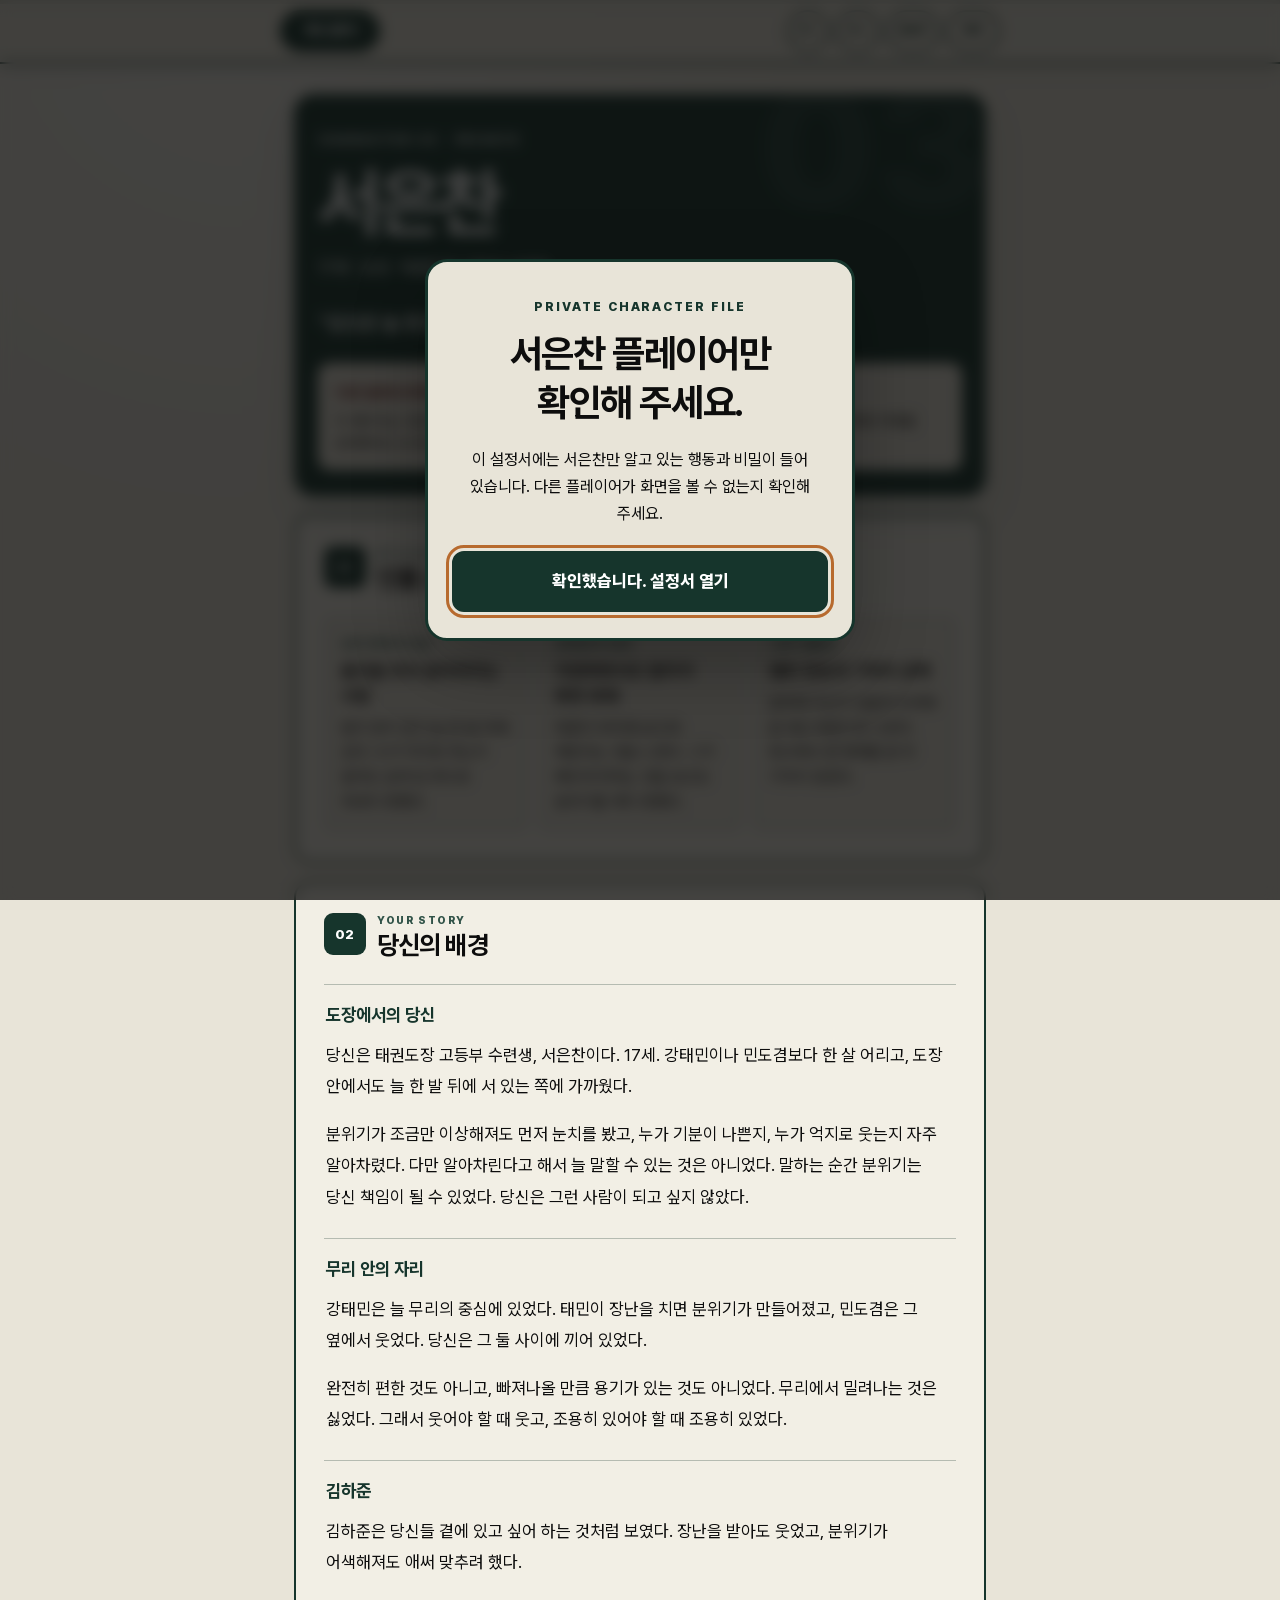
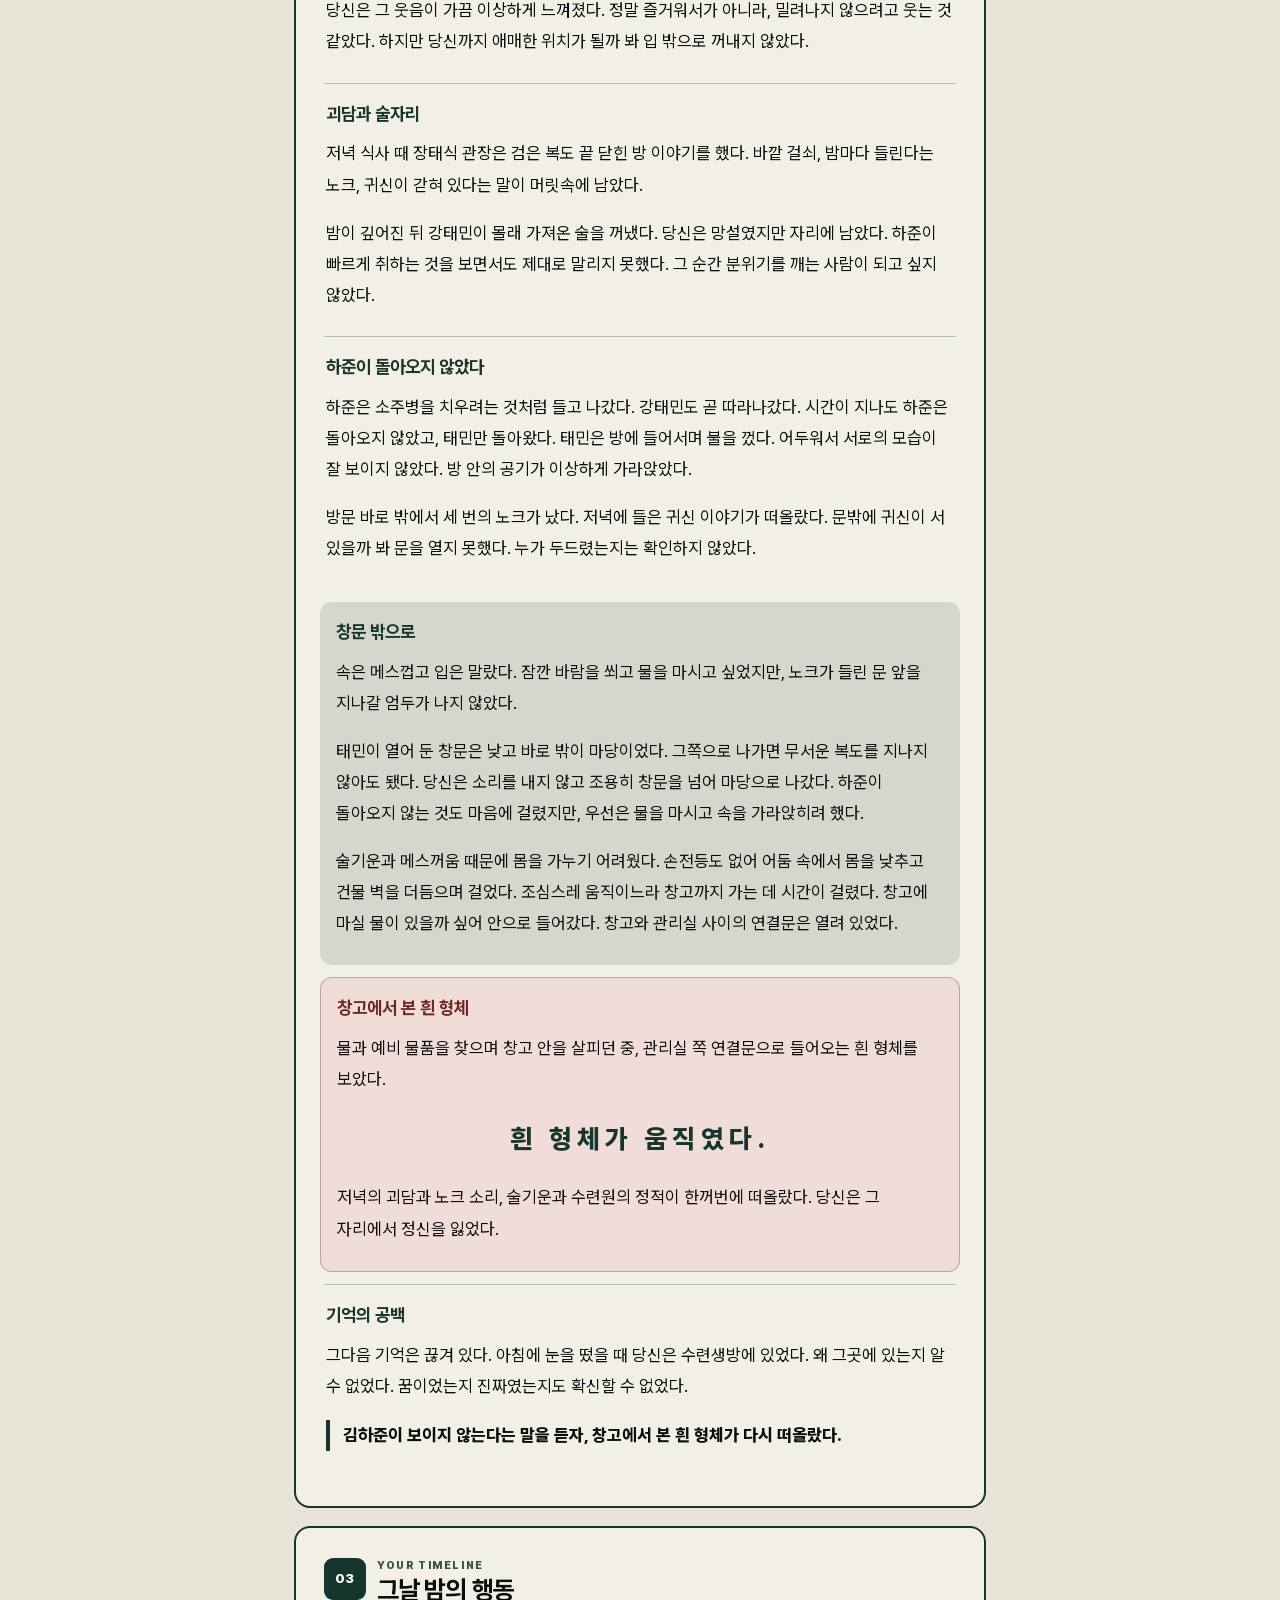
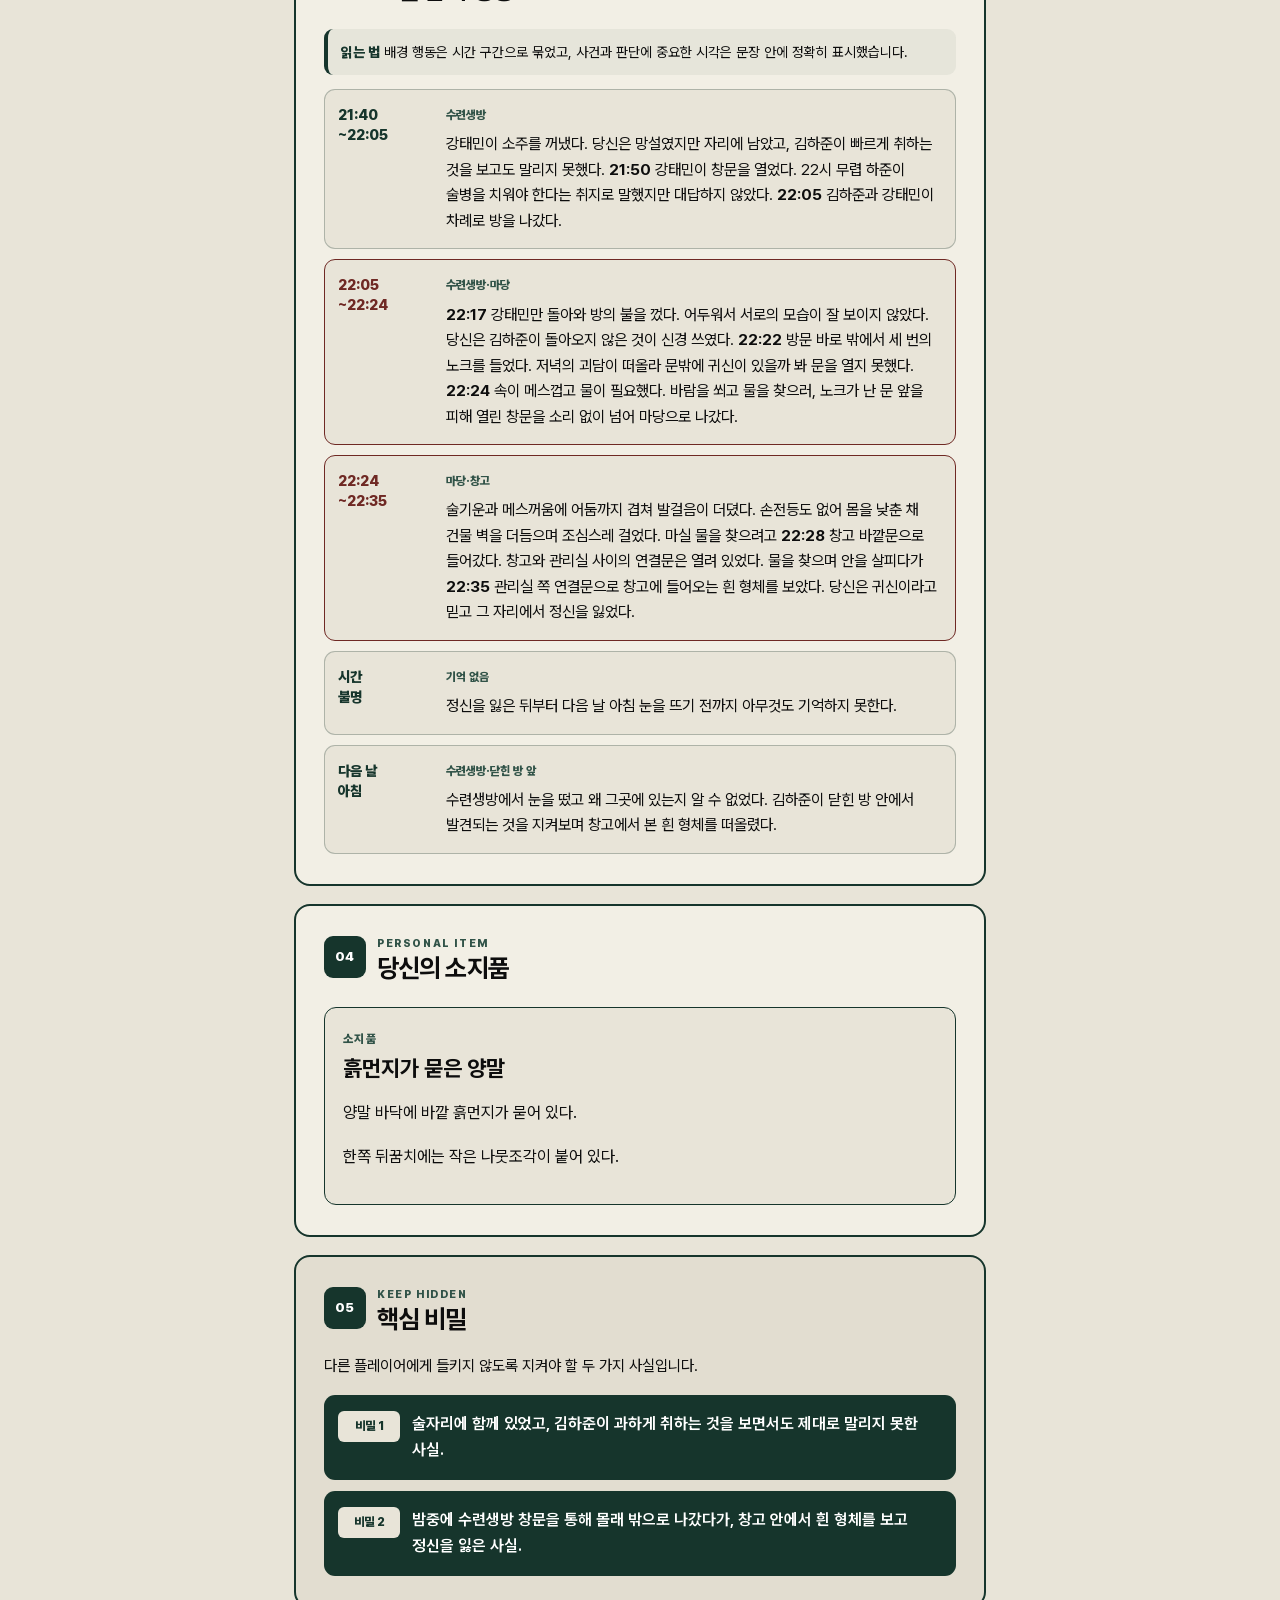
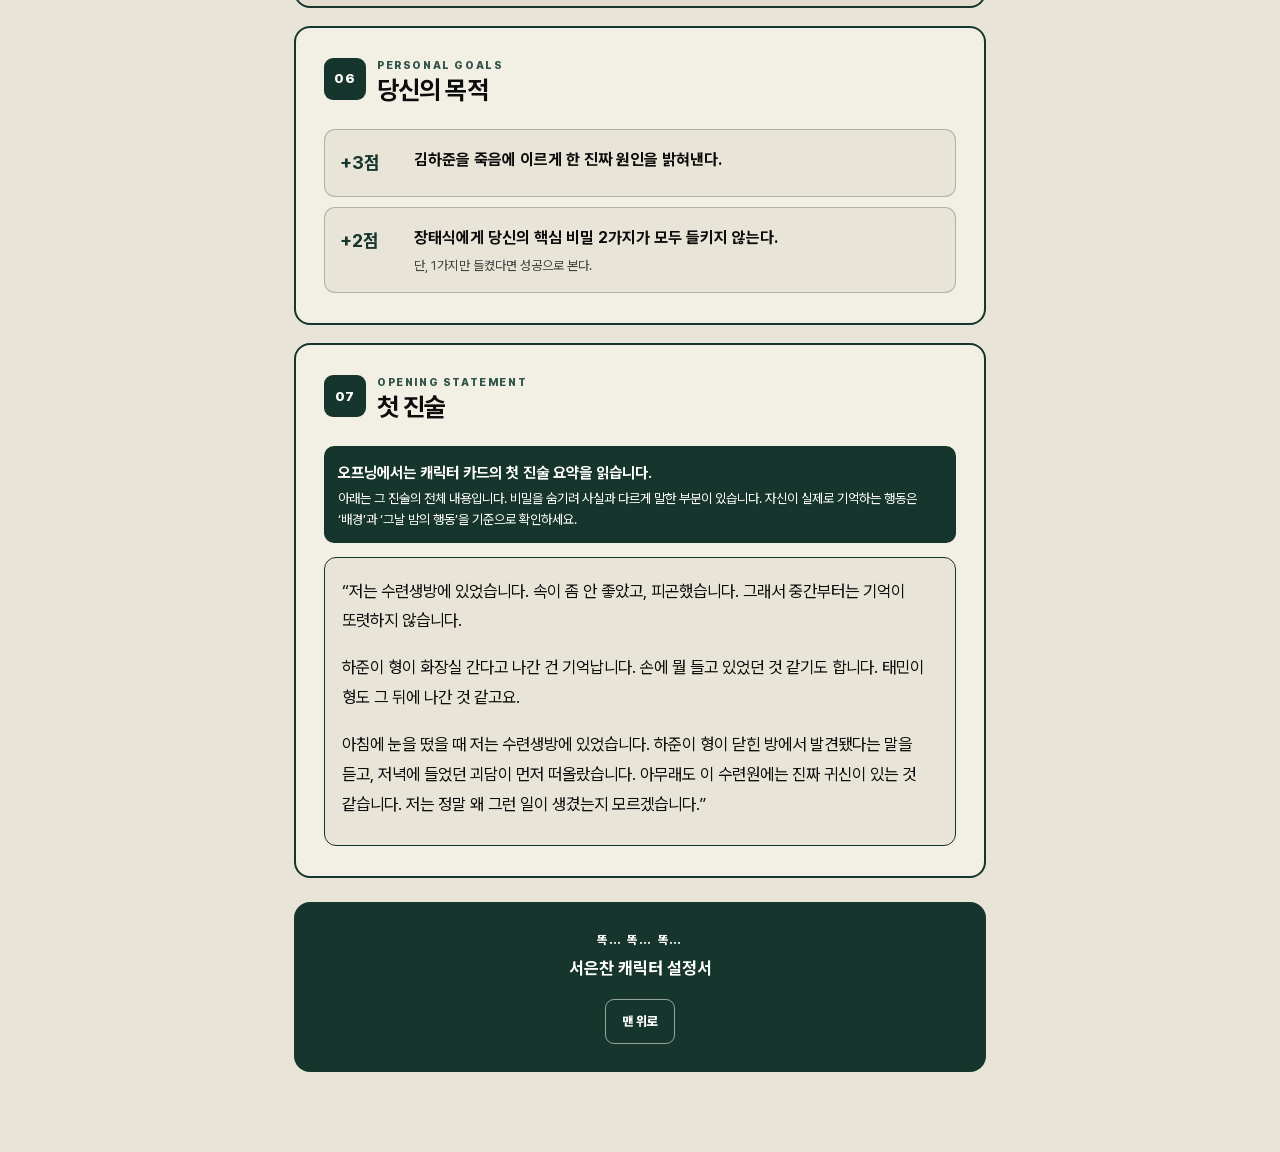
<file: index.html>
<!doctype html>
<html lang="ko">
<head>
  <meta charset="utf-8">
  <meta name="viewport" content="width=device-width, initial-scale=1, viewport-fit=cover">
  <meta name="theme-color" content="#E8E4D8">
  <meta name="color-scheme" content="light">
  <meta name="robots" content="noindex,nofollow,noarchive,nosnippet">
  <title>똑… 똑… 똑… | 서은찬 캐릭터 설정서</title>
  <meta name="description" content="머더 미스터리 똑… 똑… 똑… 서은찬 전용 모바일 캐릭터 설정서">
  <link rel="stylesheet" href="style.css?v=20260930-role1">
</head>
<body class="is-locked">
  <span class="page-top-anchor" id="pageTop" aria-hidden="true"></span>
  <a class="skip-link" href="#mainContent">본문으로 바로가기</a>
  <div class="reading-progress" aria-hidden="true"><span id="readingProgress"></span></div>

  <section class="privacy-gate" id="privacyGate" role="dialog" aria-modal="true" aria-labelledby="gateTitle">
    <div class="privacy-gate__card">
      <p class="privacy-gate__eyebrow">PRIVATE CHARACTER FILE</p>
      <h1 id="gateTitle">서은찬 플레이어만<br>확인해 주세요.</h1>
      <p>이 설정서에는 서은찬만 알고 있는 행동과 비밀이 들어 있습니다. 다른 플레이어가 화면을 볼 수 없는지 확인해 주세요.</p>
      <button id="acknowledgeButton" type="button">확인했습니다. 설정서 열기</button>
    </div>
  </section>

  <section class="reader-tutorial" id="readerTutorial" role="dialog" aria-modal="true" aria-labelledby="tutorialTitle" aria-describedby="tutorialDescription" hidden>
    <div class="reader-tutorial__spotlight" id="tutorialSpotlight" aria-hidden="true"></div>
    <div class="reader-tutorial__card" id="tutorialCard">
      <div class="reader-tutorial__meta">
        <p>상단 버튼 안내 <span id="tutorialCounter">1 / 4</span></p>
        <button id="tutorialClose" type="button" aria-label="버튼 안내 닫기">닫기</button>
      </div>
      <div class="reader-tutorial__copy" aria-live="polite" aria-atomic="true">
        <h2 id="tutorialTitle">게임 설명서</h2>
        <p id="tutorialDescription"></p>
      </div>
      <div class="reader-tutorial__actions">
        <button id="tutorialPrevious" type="button" disabled>이전</button>
        <button id="tutorialNext" type="button">다음</button>
      </div>
    </div>
  </section>

  <header class="reader-header" id="readerHeader" inert aria-hidden="true">
    <div class="reader-header__inner">
      <a class="control-button control-button--guide" id="gameGuideLink" href="game-guide/index.html">게임 설명서</a>
      <div class="reader-controls" aria-label="읽기 설정">
        <button class="control-button font-button" id="fontDown" type="button" aria-label="글자 크기 줄이기">가−</button>
        <button class="control-button font-button" id="fontUp" type="button" aria-label="글자 크기 키우기">가＋</button>
        <button class="control-button control-button--map" id="mapOpen" type="button" aria-haspopup="dialog" aria-controls="mapModal" aria-expanded="false">MAP</button>
        <button class="control-button control-button--toc" id="tocOpen" type="button" aria-haspopup="dialog" aria-controls="tocSheet" aria-expanded="false">목차</button>
      </div>
    </div>
  </header>

  <aside class="toc-sheet" id="tocSheet" aria-hidden="true" inert>
    <button class="toc-sheet__backdrop" id="tocBackdrop" type="button" tabindex="-1" aria-label="목차 닫기"></button>
    <div class="toc-sheet__panel" role="dialog" aria-modal="true" aria-labelledby="tocTitle">
      <div class="toc-sheet__header">
        <div><span>QUICK NAVIGATION</span><h2 id="tocTitle">목차</h2></div>
        <button id="tocClose" type="button" aria-label="목차 닫기">닫기</button>
      </div>
      <nav class="toc-list" aria-label="설정서 목차">
        <a href="#profile"><span>01</span><strong>인물 소개</strong></a>
        <a href="#background"><span>02</span><strong>당신의 배경</strong></a>
        <a href="#timeline"><span>03</span><strong>그날 밤의 행동</strong></a>
        <a href="#belonging"><span>04</span><strong>당신의 소지품</strong></a>
        <a href="#secrets"><span>05</span><strong>핵심 비밀</strong></a>
        <a href="#goals"><span>06</span><strong>당신의 목적</strong></a>
        <a href="#statement"><span>07</span><strong>첫 진술</strong></a>
      </nav>
    </div>
  </aside>

  <aside class="map-modal" id="mapModal" aria-hidden="true" inert>
    <button class="map-modal__backdrop" id="mapBackdrop" type="button" tabindex="-1" aria-label="지도 닫기"></button>
    <section class="map-modal__panel" role="dialog" aria-modal="true" aria-labelledby="mapTitle">
      <header class="map-modal__header">
        <div><span id="mapCounter">MAP 1 / 2</span><h2 id="mapTitle" aria-live="polite">수련원 지도</h2></div>
        <button id="mapClose" type="button">닫기</button>
      </header>
      <div class="map-toolbar" aria-label="지도 확대 설정">
        <button id="mapZoomOut" type="button" aria-label="지도 축소">−</button>
        <output id="mapZoomValue" aria-live="polite">100%</output>
        <button id="mapZoomIn" type="button" aria-label="지도 확대">＋</button>
        <button id="mapReset" type="button">맞춤</button>
      </div>
      <div class="map-viewport" id="mapViewport" tabindex="0" aria-label="확대된 지도를 스크롤하여 확인">
        <img id="mapImage" src="map.png" alt="수련원 실외시설과 실내시설의 방 및 이동 구조를 보여 주는 지도" draggable="false">
      </div>
      <footer class="map-gallery-footer">
        <div class="map-thumbnails" role="group" aria-label="지도 선택">
          <button class="map-thumbnail" type="button" data-map-src="map.png" data-map-title="수련원 지도" data-map-alt="수련원 실외시설과 실내시설의 방 및 이동 구조를 보여 주는 지도" aria-label="수련원 지도 보기" aria-pressed="true" aria-controls="mapViewport">
            <img src="map.png" alt="" width="56" height="48" loading="lazy" draggable="false">
            <span class="map-thumbnail__label">수련원 지도</span>
            <span class="map-thumbnail__check" aria-hidden="true">✓</span>
          </button>
          <button class="map-thumbnail" type="button" data-map-src="bed-layout.png" data-map-title="수련생방 침대 배치도" data-map-alt="수련생방 침대 배치도. 왼쪽 위는 서은찬, 왼쪽 아래는 김하준, 오른쪽은 민도겸, 아래쪽 가로 침대는 강태민. 창문은 위쪽, 출입문은 오른쪽 위에 있다." aria-label="수련생방 침대 배치도 보기" aria-pressed="false" aria-controls="mapViewport">
            <img src="bed-layout.png" alt="" width="56" height="48" loading="lazy" draggable="false">
            <span class="map-thumbnail__label">침대 배치도</span>
            <span class="map-thumbnail__check" aria-hidden="true">✓</span>
          </button>
        </div>
        <p class="map-hint">미리보기를 누르면 지도가 바뀝니다.<br>확대 후에는 위아래·좌우로 움직여 확인하세요.</p>
      </footer>
    </section>
  </aside>

  <main class="page-shell" id="mainContent" tabindex="-1" inert aria-hidden="true">
    <section class="character-hero" aria-labelledby="characterName">
      <p class="character-hero__eyebrow">CHARACTER 03 · PRIVATE</p>
      <div class="character-hero__identity">
        <h2 id="characterName">서은찬</h2>
        <p class="character-case-status" aria-label="이번 사건: 당신은 범인이 아닙니다."><span>이번 사건 · 본인만 확인</span><strong>당신은 범인이 아닙니다.</strong></p>
      </div>
      <p class="character-hero__role">17세 · 남성 · 태권도장 고등부 수련생</p>
      <p class="character-hero__lead">“당신은 늘 한 발 뒤에서, 모두의 눈치를 살폈다.”</p>
      <div class="privacy-note">
        <strong>다른 플레이어에게 보여주지 마세요.</strong>
        <p>이 페이지는 서은찬을 맡은 플레이어만 읽습니다. 필요한 내용은 말로 설명할 수 있지만, 설정서 화면 자체를 공개해서는 안 됩니다.</p>
      </div>
    </section>

    <section class="content-section" id="profile" data-section="인물 소개">
      <div class="section-heading">
        <span class="section-number">01</span>
        <div><p>AT A GLANCE</p><h2>인물 소개</h2></div>
      </div>
      <div class="profile-grid">
        <article><span>도장 안에서의 모습</span><strong>불안을 먼저 알아차리는 사람</strong><p>말이 많지 않고 늘 한 발 뒤에 섰다. 누가 억지로 웃는지 알아도 쉽게 입 밖으로 꺼내지 못했다.</p></article>
        <article><span>김하준과의 관계</span><strong>걱정하면서도 말리지 못한 후배</strong><p>하준이 무리에 남으려 애쓴다는 것을 느꼈다. 그가 빠르게 취하는 것을 보고도 분위기를 깨지 못했다.</p></article>
        <article><span>그날의 출발점</span><strong>열린 창문과 기억의 공백</strong><p>문밖에 귀신이 있을까 두려워 문 대신 창문으로 나갔다. 창고에서 흰 형체를 본 뒤 기억이 끊겼다.</p></article>
      </div>
    </section>

    <section class="content-section" id="background" data-section="당신의 배경">
      <div class="section-heading">
        <span class="section-number">02</span>
        <div><p>YOUR STORY</p><h2>당신의 배경</h2></div>
      </div>
      <div class="story-block">
        <h3>도장에서의 당신</h3>
        <p>당신은 태권도장 고등부 수련생, 서은찬이다. 17세. 강태민이나 민도겸보다 한 살 어리고, 도장 안에서도 늘 한 발 뒤에 서 있는 쪽에 가까웠다.</p>
        <p>분위기가 조금만 이상해져도 먼저 눈치를 봤고, 누가 기분이 나쁜지, 누가 억지로 웃는지 자주 알아차렸다. 다만 알아차린다고 해서 늘 말할 수 있는 것은 아니었다. 말하는 순간 분위기는 당신 책임이 될 수 있었다. 당신은 그런 사람이 되고 싶지 않았다.</p>
      </div>
      <div class="story-block">
        <h3>무리 안의 자리</h3>
        <p>강태민은 늘 무리의 중심에 있었다. 태민이 장난을 치면 분위기가 만들어졌고, 민도겸은 그 옆에서 웃었다. 당신은 그 둘 사이에 끼어 있었다.</p>
        <p>완전히 편한 것도 아니고, 빠져나올 만큼 용기가 있는 것도 아니었다. 무리에서 밀려나는 것은 싫었다. 그래서 웃어야 할 때 웃고, 조용히 있어야 할 때 조용히 있었다.</p>
      </div>
      <div class="story-block">
        <h3>김하준</h3>
        <p>김하준은 당신들 곁에 있고 싶어 하는 것처럼 보였다. 장난을 받아도 웃었고, 분위기가 어색해져도 애써 맞추려 했다.</p>
        <p>당신은 그 웃음이 가끔 이상하게 느껴졌다. 정말 즐거워서가 아니라, 밀려나지 않으려고 웃는 것 같았다. 하지만 당신까지 애매한 위치가 될까 봐 입 밖으로 꺼내지 않았다.</p>
      </div>
      <div class="story-block">
        <h3>괴담과 술자리</h3>
        <p>저녁 식사 때 장태식 관장은 검은 복도 끝 닫힌 방 이야기를 했다. 바깥 걸쇠, 밤마다 들린다는 노크, 귀신이 갇혀 있다는 말이 머릿속에 남았다.</p>
        <p>밤이 깊어진 뒤 강태민이 몰래 가져온 술을 꺼냈다. 당신은 망설였지만 자리에 남았다. 하준이 빠르게 취하는 것을 보면서도 제대로 말리지 못했다. 그 순간 분위기를 깨는 사람이 되고 싶지 않았다.</p>
      </div>
      <div class="story-block">
        <h3>하준이 돌아오지 않았다</h3>
        <p>하준은 소주병을 치우려는 것처럼 들고 나갔다. 강태민도 곧 따라나갔다. 시간이 지나도 하준은 돌아오지 않았고, 태민만 돌아왔다. 태민은 방에 들어서며 불을 껐다. 어두워서 서로의 모습이 잘 보이지 않았다. 방 안의 공기가 이상하게 가라앉았다.</p>
        <p>방문 바로 밖에서 세 번의 노크가 났다. 저녁에 들은 귀신 이야기가 떠올랐다. 문밖에 귀신이 서 있을까 봐 문을 열지 못했다. 누가 두드렸는지는 확인하지 않았다.</p>
      </div>
      <div class="story-block story-block--dark">
        <h3>창문 밖으로</h3>
        <p>속은 메스껍고 입은 말랐다. 잠깐 바람을 쐬고 물을 마시고 싶었지만, 노크가 들린 문 앞을 지나갈 엄두가 나지 않았다.</p>
        <p>태민이 열어 둔 창문은 낮고 바로 밖이 마당이었다. 그쪽으로 나가면 무서운 복도를 지나지 않아도 됐다. 당신은 소리를 내지 않고 조용히 창문을 넘어 마당으로 나갔다. 하준이 돌아오지 않는 것도 마음에 걸렸지만, 우선은 물을 마시고 속을 가라앉히려 했다.</p>
        <p>술기운과 메스꺼움 때문에 몸을 가누기 어려웠다. 손전등도 없어 어둠 속에서 몸을 낮추고 건물 벽을 더듬으며 걸었다. 조심스레 움직이느라 창고까지 가는 데 시간이 걸렸다. 창고에 마실 물이 있을까 싶어 안으로 들어갔다. 창고와 관리실 사이의 연결문은 열려 있었다.</p>
      </div>
      <div class="story-block story-block--danger">
        <h3>창고에서 본 흰 형체</h3>
        <p>물과 예비 물품을 찾으며 창고 안을 살피던 중, 관리실 쪽 연결문으로 들어오는 흰 형체를 보았다.</p>
        <blockquote>흰 형체가 움직였다.</blockquote>
        <p>저녁의 괴담과 노크 소리, 술기운과 수련원의 정적이 한꺼번에 떠올랐다. 당신은 그 자리에서 정신을 잃었다.</p>
      </div>
      <div class="story-block">
        <h3>기억의 공백</h3>
        <p>그다음 기억은 끊겨 있다. 아침에 눈을 떴을 때 당신은 수련생방에 있었다. 왜 그곳에 있는지 알 수 없었다. 꿈이었는지 진짜였는지도 확신할 수 없었다.</p>
        <p class="ending-line">김하준이 보이지 않는다는 말을 듣자, 창고에서 본 흰 형체가 다시 떠올랐다.</p>
      </div>
    </section>

    <section class="content-section" id="timeline" data-section="그날 밤의 행동">
      <div class="section-heading">
        <span class="section-number">03</span>
        <div><p>YOUR TIMELINE</p><h2>그날 밤의 행동</h2></div>
      </div>
      <p class="timeline-note"><strong>읽는 법</strong> 배경 행동은 시간 구간으로 묶었고, 사건과 판단에 중요한 시각은 문장 안에 정확히 표시했습니다.</p>
      <ol class="timeline-list">
        <li><div class="timeline-time" aria-label="21시 40분부터 22시 05분까지">21:40<br><span>~22:05</span></div><div><span class="location">수련생방</span><p>강태민이 소주를 꺼냈다. 당신은 망설였지만 자리에 남았고, 김하준이 빠르게 취하는 것을 보고도 말리지 못했다. <strong>21:50</strong> 강태민이 창문을 열었다. 22시 무렵 하준이 술병을 치워야 한다는 취지로 말했지만 대답하지 않았다. <strong>22:05</strong> 김하준과 강태민이 차례로 방을 나갔다.</p></div></li>
        <li class="timeline-list__critical"><div class="timeline-time" aria-label="22시 05분부터 22시 24분까지">22:05<br><span>~22:24</span></div><div><span class="location">수련생방·마당</span><p><strong>22:17</strong> 강태민만 돌아와 방의 불을 껐다. 어두워서 서로의 모습이 잘 보이지 않았다. 당신은 김하준이 돌아오지 않은 것이 신경 쓰였다. <strong>22:22</strong> 방문 바로 밖에서 세 번의 노크를 들었다. 저녁의 괴담이 떠올라 문밖에 귀신이 있을까 봐 문을 열지 못했다. <strong>22:24</strong> 속이 메스껍고 물이 필요했다. 바람을 쐬고 물을 찾으러, 노크가 난 문 앞을 피해 열린 창문을 소리 없이 넘어 마당으로 나갔다.</p></div></li>
        <li class="timeline-list__critical"><div class="timeline-time" aria-label="22시 24분부터 22시 35분까지">22:24<br><span>~22:35</span></div><div><span class="location">마당·창고</span><p>술기운과 메스꺼움에 어둠까지 겹쳐 발걸음이 더뎠다. 손전등도 없어 몸을 낮춘 채 건물 벽을 더듬으며 조심스레 걸었다. 마실 물을 찾으려고 <strong>22:28</strong> 창고 바깥문으로 들어갔다. 창고와 관리실 사이의 연결문은 열려 있었다. 물을 찾으며 안을 살피다가 <strong>22:35</strong> 관리실 쪽 연결문으로 창고에 들어오는 흰 형체를 보았다. 당신은 귀신이라고 믿고 그 자리에서 정신을 잃었다.</p></div></li>
        <li><div class="timeline-time" aria-label="시간 불명">시간<br><span>불명</span></div><div><span class="location">기억 없음</span><p>정신을 잃은 뒤부터 다음 날 아침 눈을 뜨기 전까지 아무것도 기억하지 못한다.</p></div></li>
        <li><div class="timeline-time">다음 날<br>아침</div><div><span class="location">수련생방·닫힌 방 앞</span><p>수련생방에서 눈을 떴고 왜 그곳에 있는지 알 수 없었다. 김하준이 닫힌 방 안에서 발견되는 것을 지켜보며 창고에서 본 흰 형체를 떠올렸다.</p></div></li>
      </ol>
    </section>

    <section class="content-section" id="belonging" data-section="당신의 소지품">
      <div class="section-heading">
        <span class="section-number">04</span>
        <div><p>PERSONAL ITEM</p><h2>당신의 소지품</h2></div>
      </div>
      <article class="item-card">
        <p class="item-card__label">소지품</p>
        <h3>흙먼지가 묻은 양말</h3>
        <p>양말 바닥에 바깥 흙먼지가 묻어 있다.</p>
        <p>한쪽 뒤꿈치에는 작은 나뭇조각이 붙어 있다.</p>
      </article>
    </section>

    <section class="content-section content-section--secret" id="secrets" data-section="핵심 비밀">
      <div class="section-heading">
        <span class="section-number">05</span>
        <div><p>KEEP HIDDEN</p><h2>핵심 비밀</h2></div>
      </div>
      <p class="section-intro">다른 플레이어에게 들키지 않도록 지켜야 할 두 가지 사실입니다.</p>
      <div class="secret-list">
        <article><span>비밀 1</span><p>술자리에 함께 있었고, 김하준이 과하게 취하는 것을 보면서도 제대로 말리지 못한 사실.</p></article>
        <article><span>비밀 2</span><p>밤중에 수련생방 창문을 통해 몰래 밖으로 나갔다가, 창고 안에서 흰 형체를 보고 정신을 잃은 사실.</p></article>
      </div>
    </section>

    <section class="content-section" id="goals" data-section="당신의 목적">
      <div class="section-heading">
        <span class="section-number">06</span>
        <div><p>PERSONAL GOALS</p><h2>당신의 목적</h2></div>
      </div>
      <div class="goal-list">
        <article><strong>+3점</strong><p>김하준을 죽음에 이르게 한 진짜 원인을 밝혀낸다.</p></article>
        <article><strong>+2점</strong><p>장태식에게 당신의 핵심 비밀 2가지가 모두 들키지 않는다.</p><small>단, 1가지만 들켰다면 성공으로 본다.</small></article>
      </div>
    </section>

    <section class="content-section" id="statement" data-section="첫 진술">
      <div class="section-heading">
        <span class="section-number">07</span>
        <div><p>OPENING STATEMENT</p><h2>첫 진술</h2></div>
      </div>
      <div class="statement-note"><strong>오프닝에서는 캐릭터 카드의 첫 진술 요약을 읽습니다.</strong><p>아래는 그 진술의 전체 내용입니다. 비밀을 숨기려 사실과 다르게 말한 부분이 있습니다. 자신이 실제로 기억하는 행동은 ‘배경’과 ‘그날 밤의 행동’을 기준으로 확인하세요.</p></div>
      <blockquote class="statement-card" id="statementText">
        <p>“저는 수련생방에 있었습니다. 속이 좀 안 좋았고, 피곤했습니다. 그래서 중간부터는 기억이 또렷하지 않습니다.</p>
        <p>하준이 형이 화장실 간다고 나간 건 기억납니다. 손에 뭘 들고 있었던 것 같기도 합니다. 태민이 형도 그 뒤에 나간 것 같고요.</p>
        <p>아침에 눈을 떴을 때 저는 수련생방에 있었습니다. 하준이 형이 닫힌 방에서 발견됐다는 말을 듣고, 저녁에 들었던 괴담이 먼저 떠올랐습니다. 아무래도 이 수련원에는 진짜 귀신이 있는 것 같습니다. 저는 정말 왜 그런 일이 생겼는지 모르겠습니다.”</p>
      </blockquote>
    </section>

    <footer class="page-footer">
      <p>똑… 똑… 똑…</p>
      <strong>서은찬 캐릭터 설정서</strong>
      <div class="page-footer__links"><a id="footerTopLink" href="#pageTop">맨 위로</a></div>
    </footer>
  </main>

  <button class="top-button" id="topButton" type="button" tabindex="-1" aria-hidden="true" aria-label="맨 위로 이동" title="맨 위로">↑</button>
  <script src="script.js?v=feedback-20260920"></script>
</body>
</html>
</file>
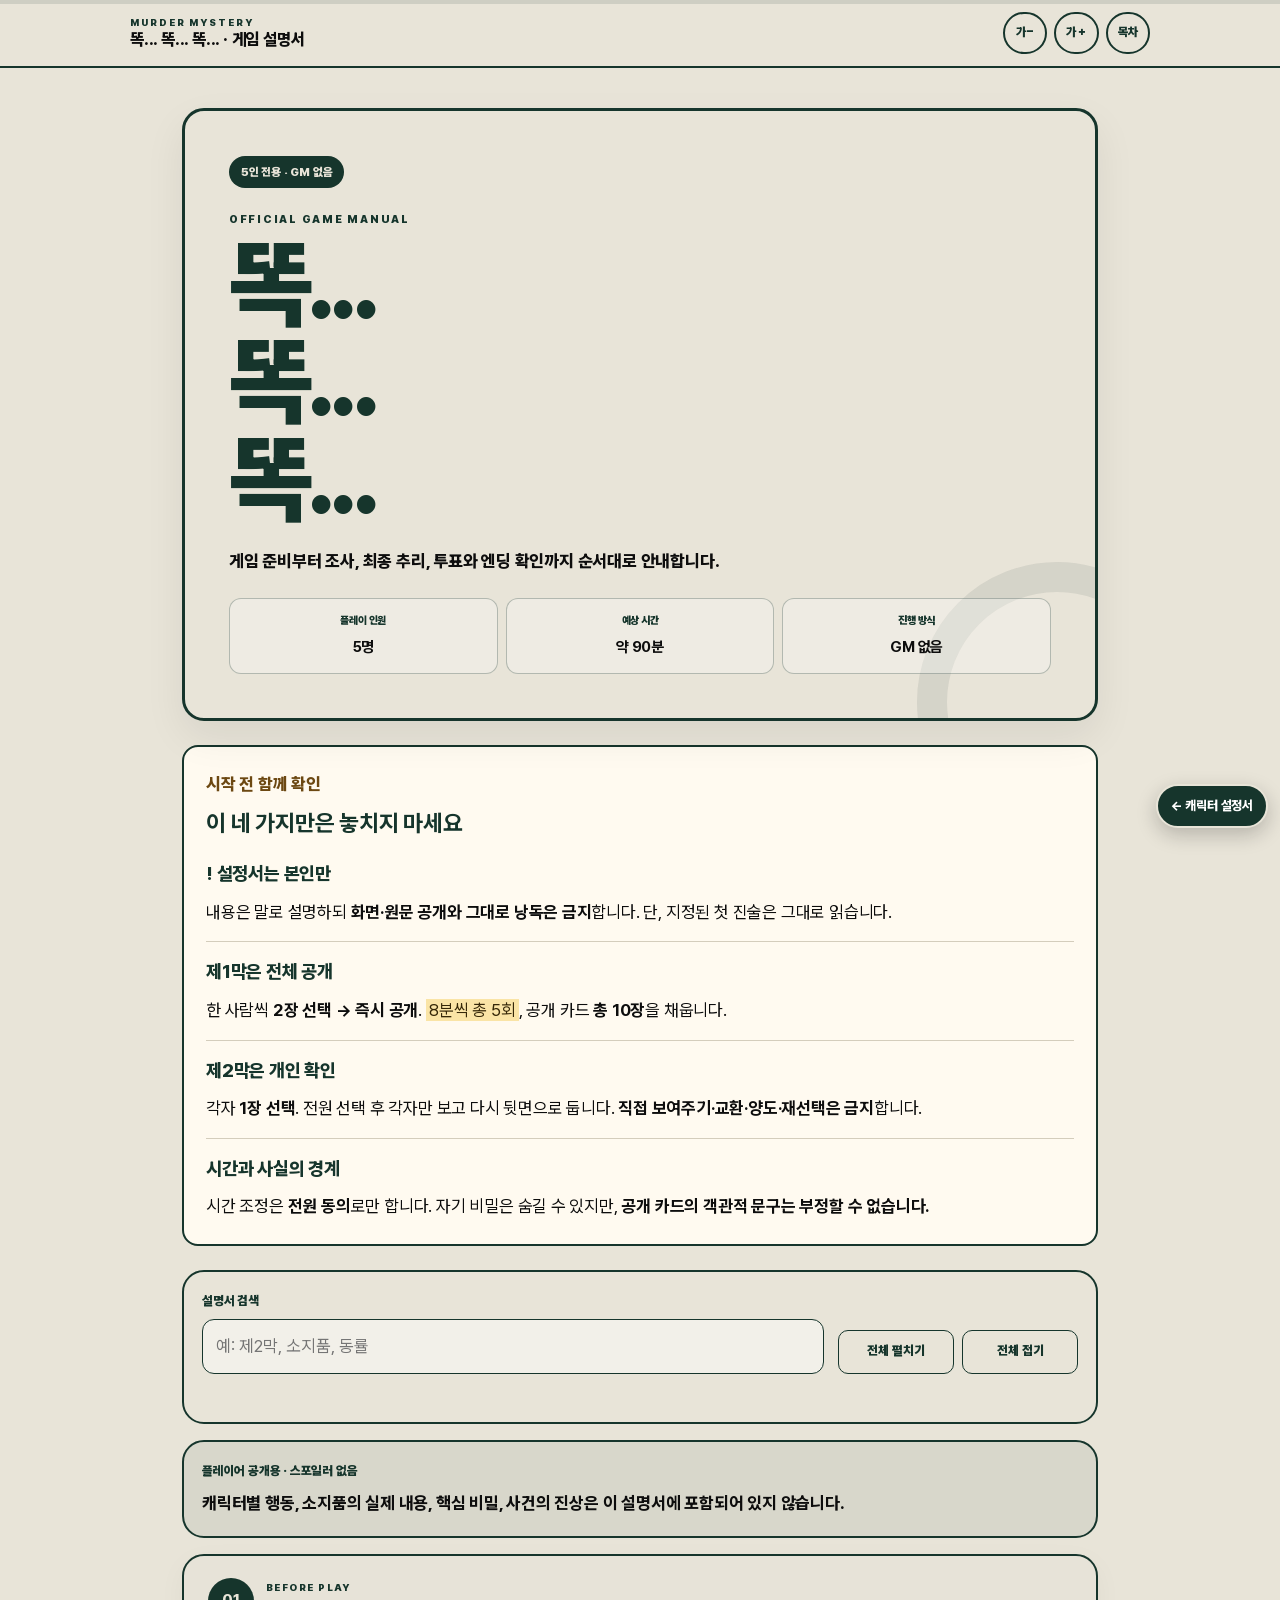
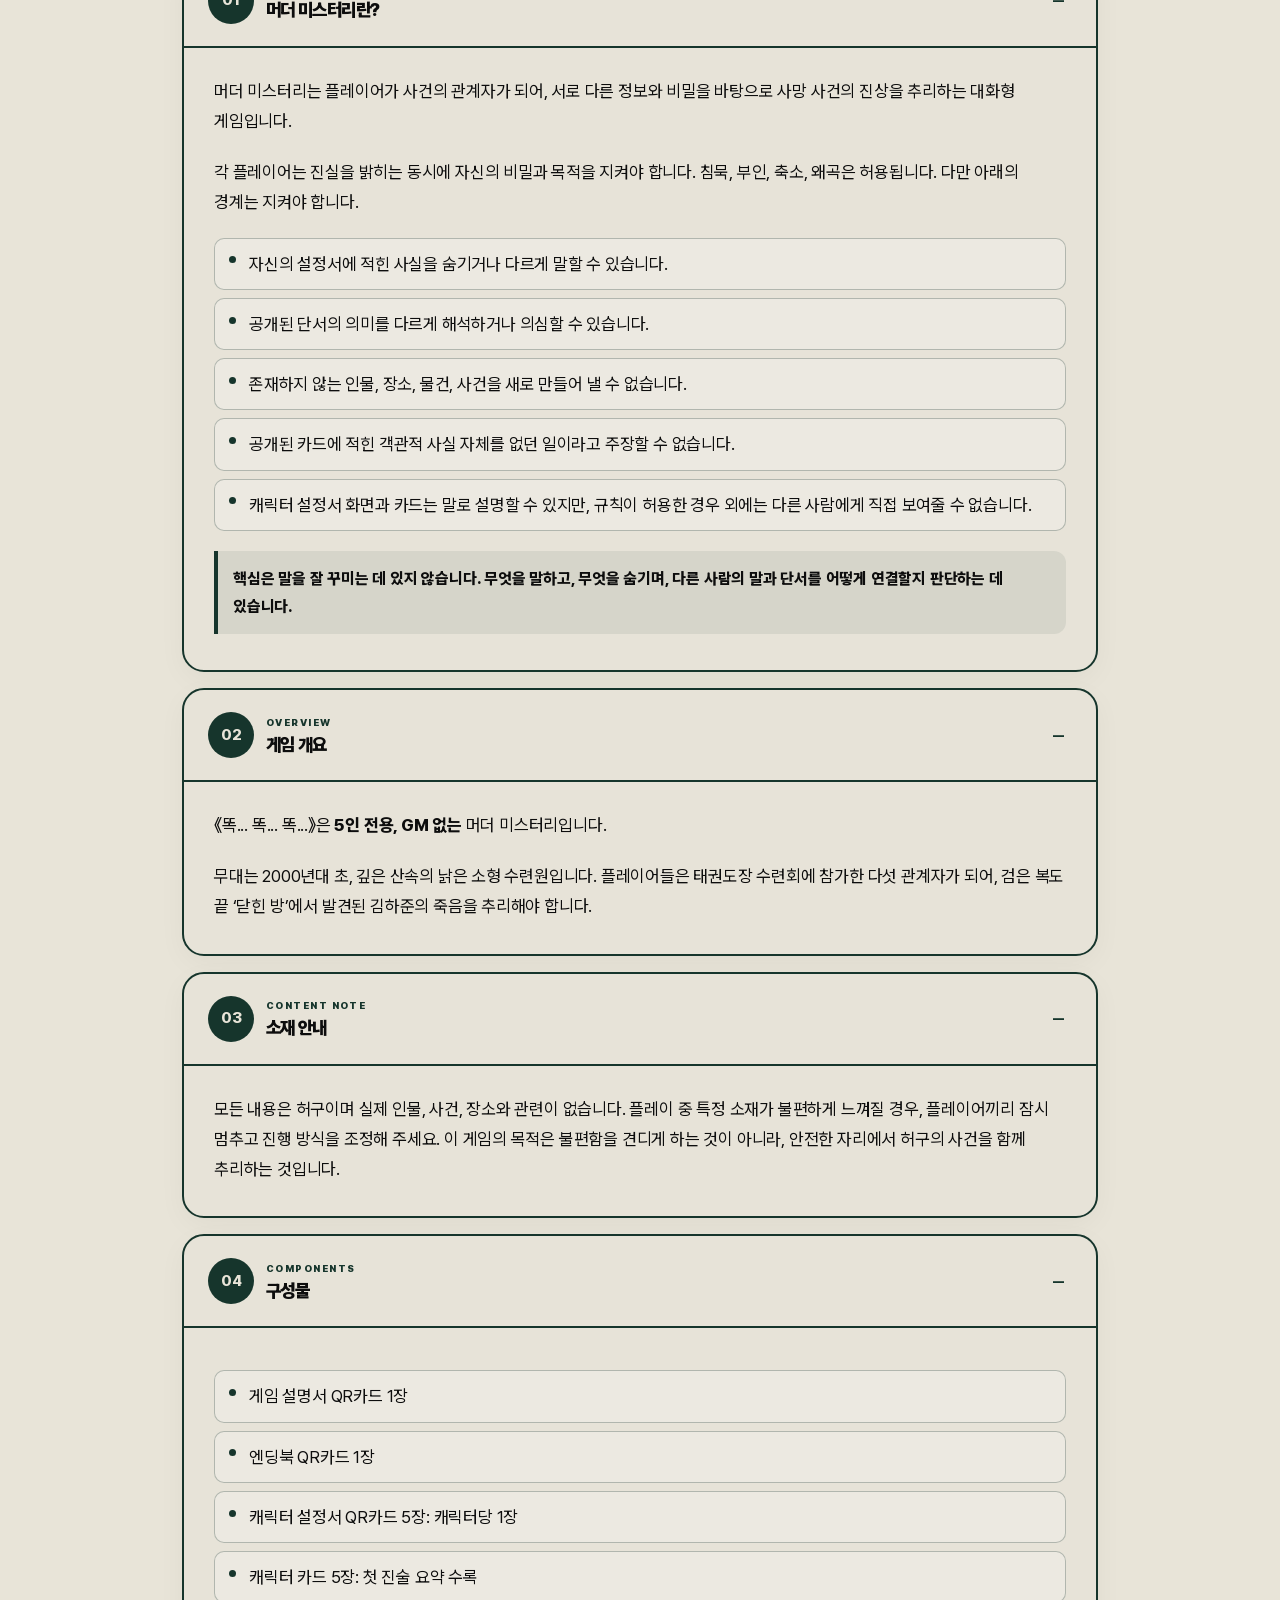
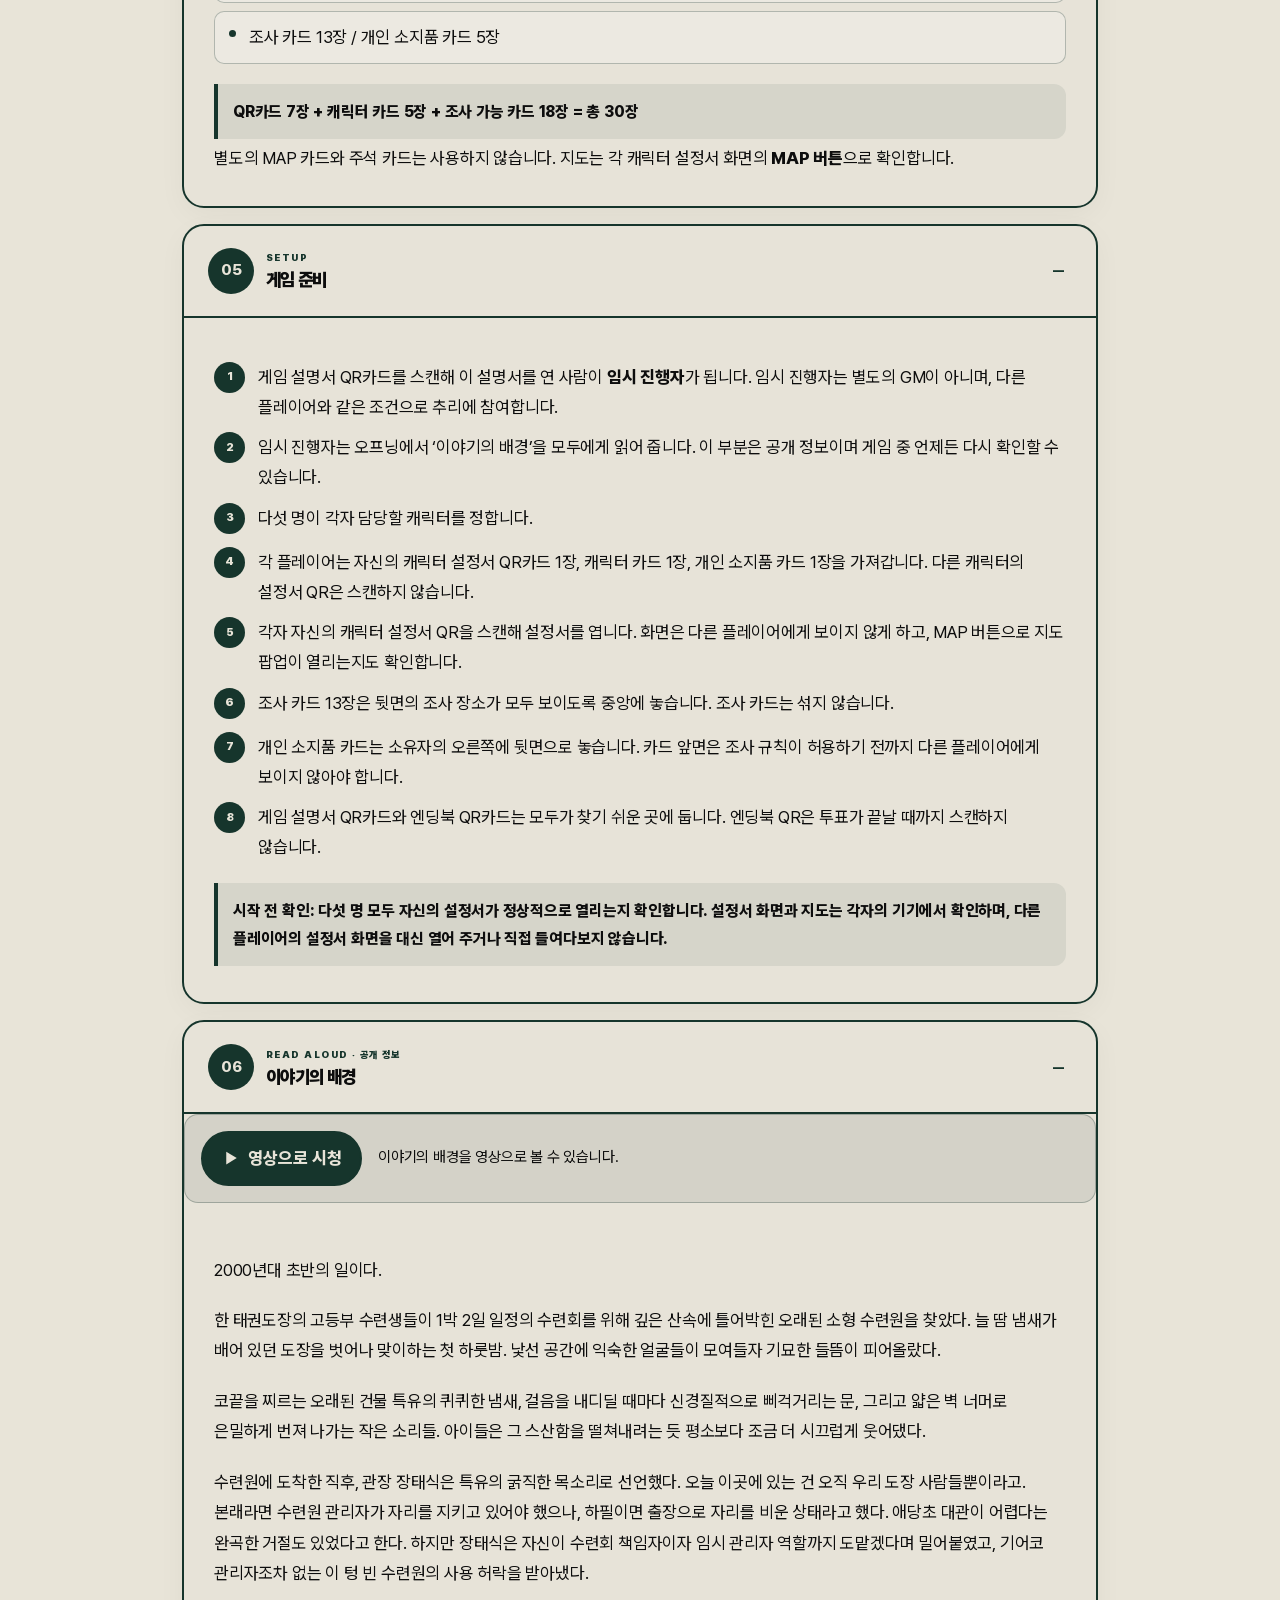
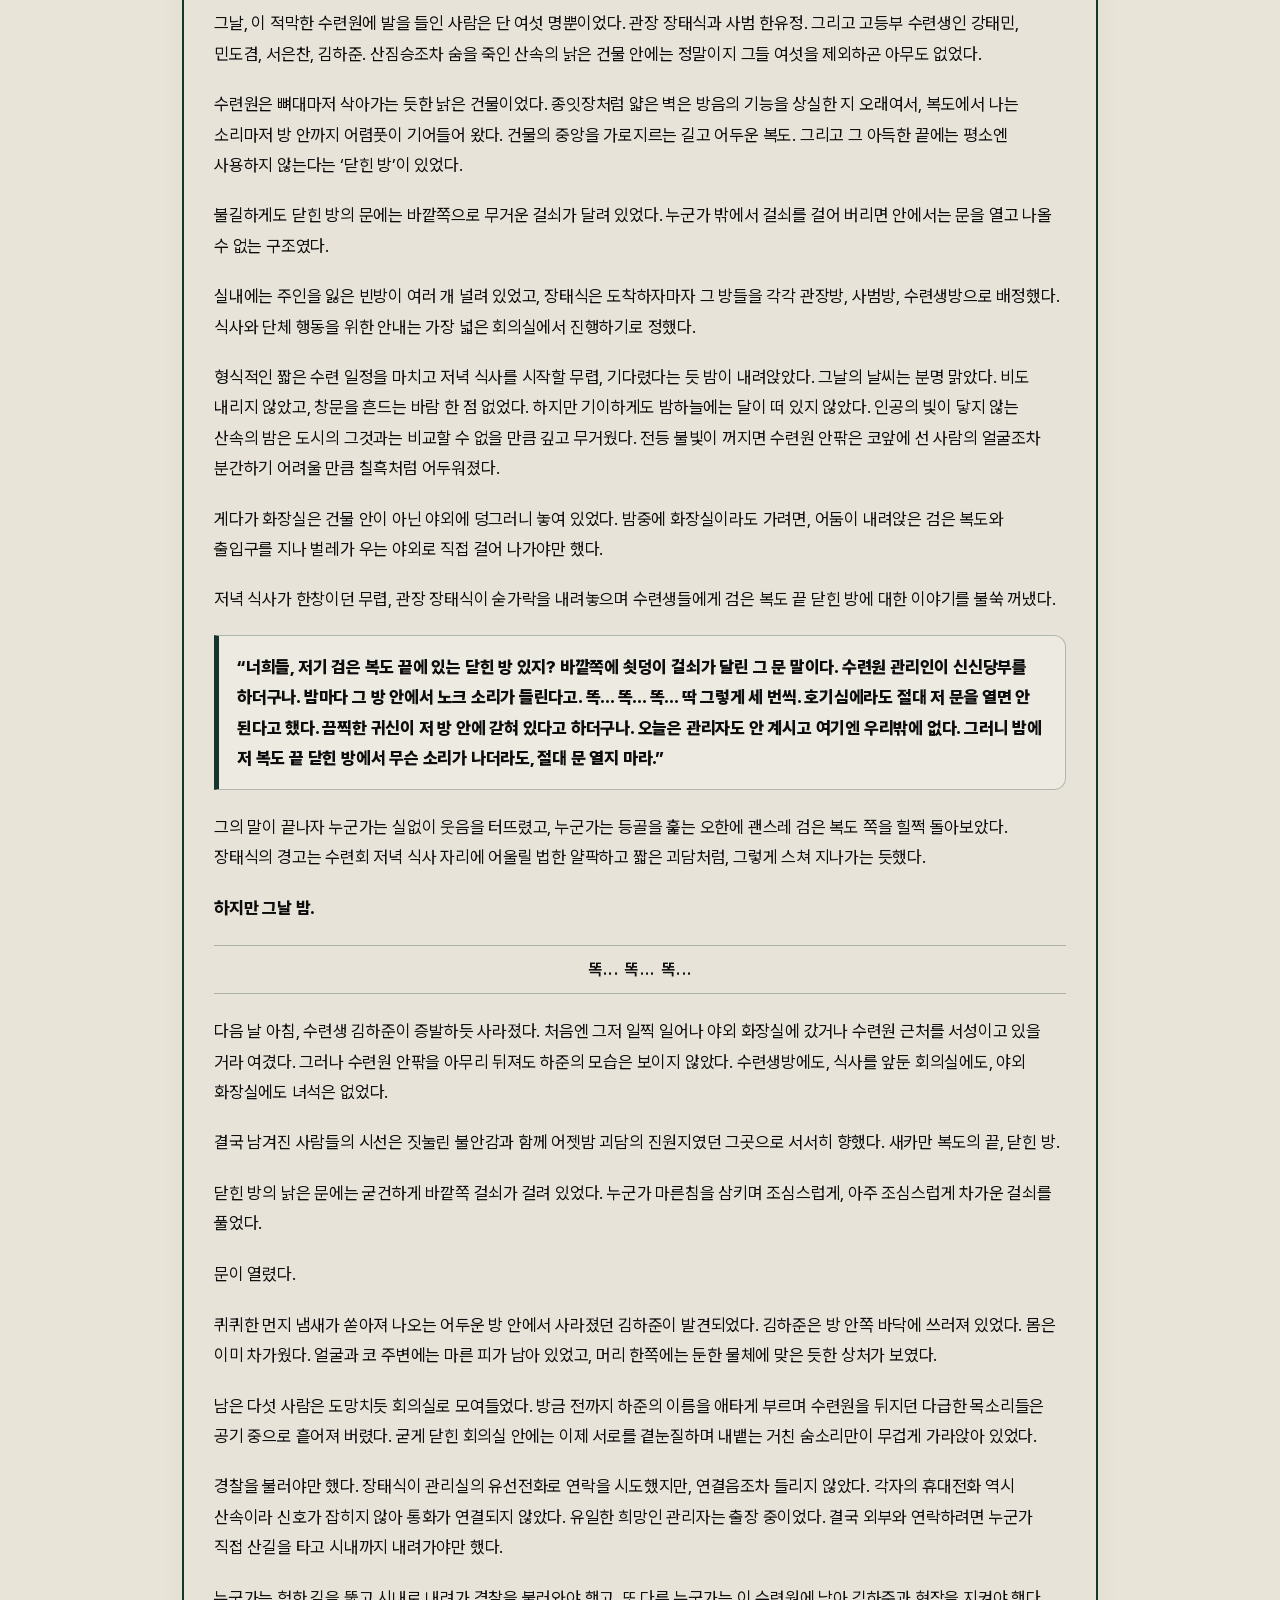
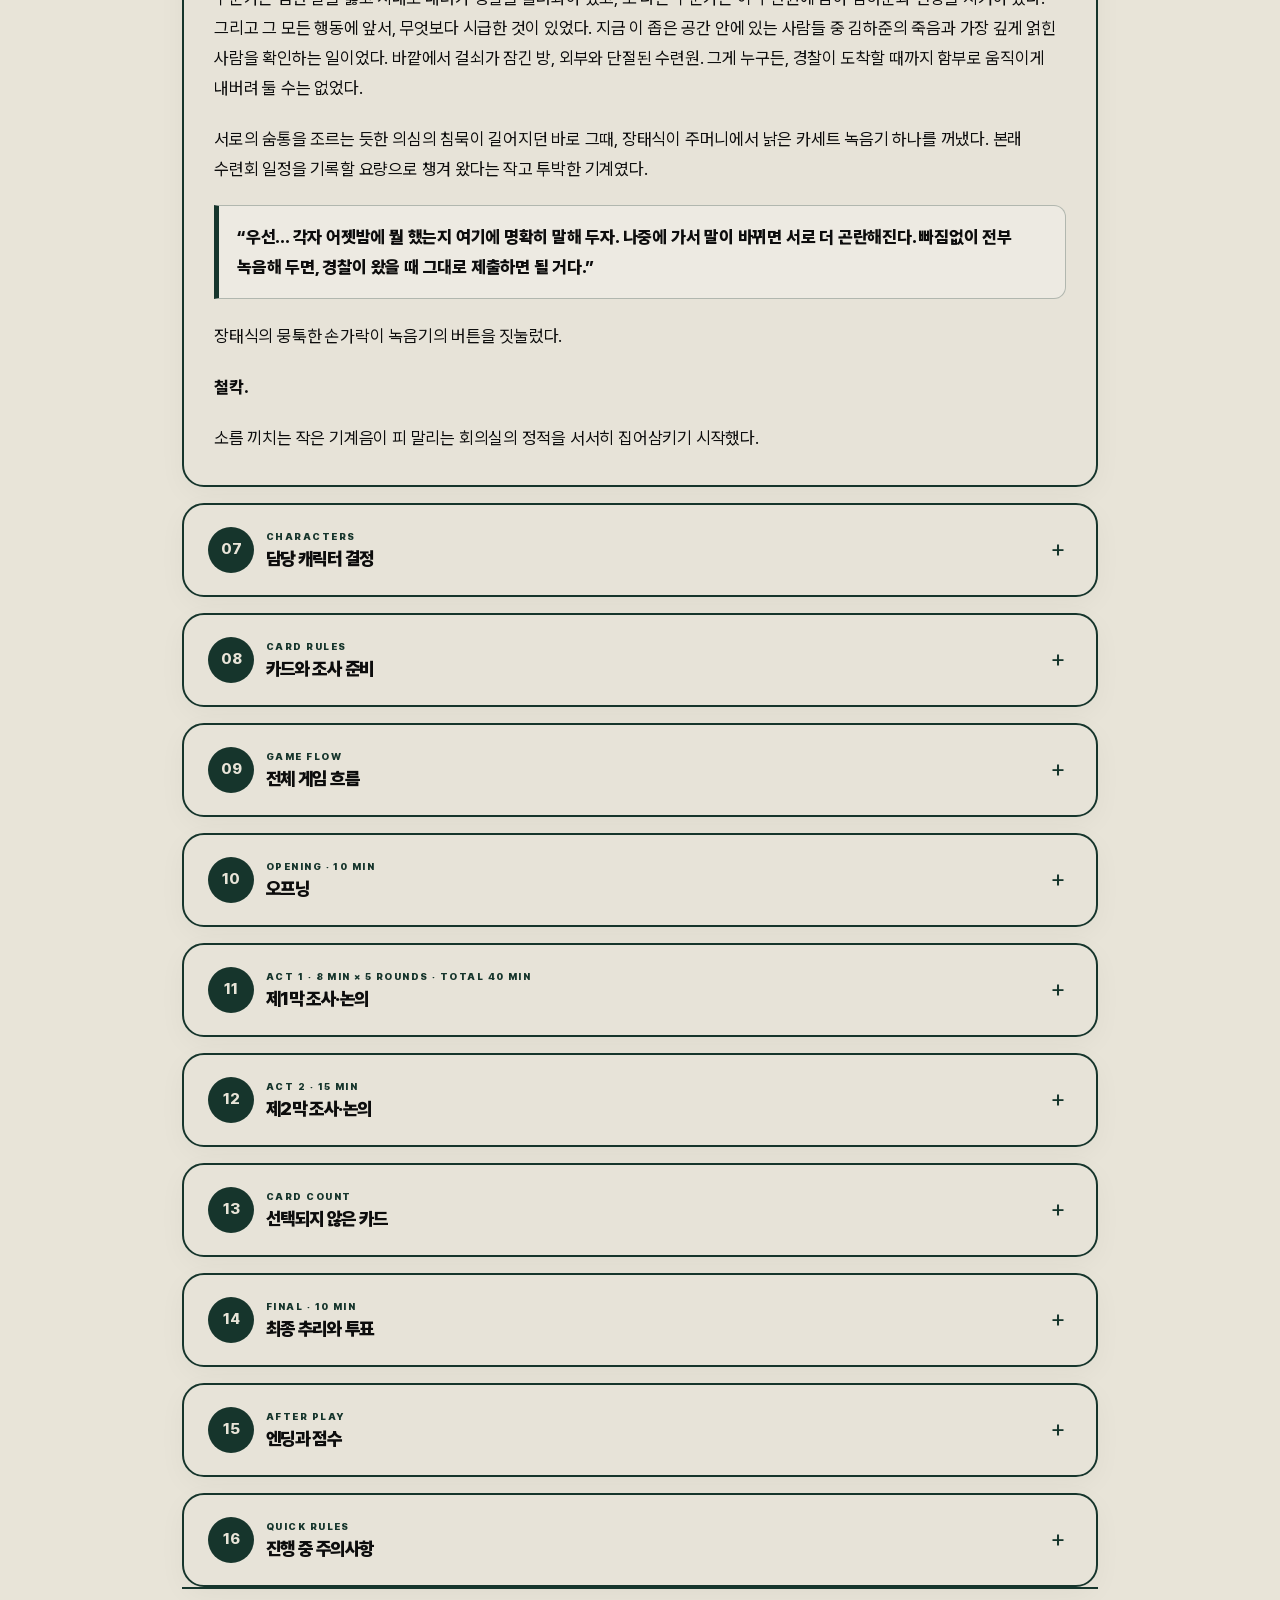
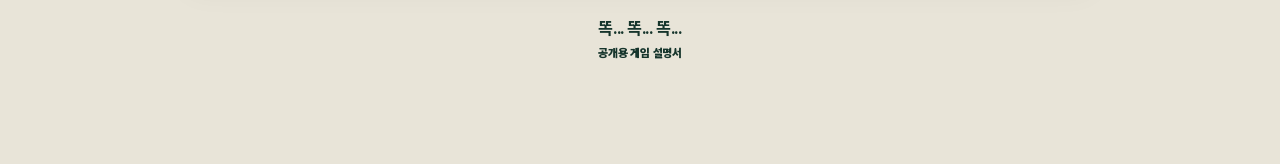
<file: game-guide/index.html>
<!DOCTYPE html>
<html lang="ko">
<head>
  <meta charset="UTF-8">
  <meta name="viewport" content="width=device-width, initial-scale=1, viewport-fit=cover">
  <meta name="theme-color" content="#E8E4D8">
  <meta name="color-scheme" content="light">
  <meta name="robots" content="noindex,nofollow,noarchive,nosnippet">
  <title>똑... 똑... 똑... | 게임 설명서</title>
  <meta name="description" content="5인용 GM 없는 머더 미스터리 《똑... 똑... 똑...》 공개용 모바일 게임 설명서">
  <link rel="stylesheet" href="style.css?v=feedback-20260920">
  <link rel="stylesheet" href="story-video.css?v=20260930-ux3">
</head>
<body>
  <a class="character-return" href="../index.html?from=guide" aria-label="캐릭터 설정서로 돌아가기">← 캐릭터 설정서</a>
  <div class="scroll-progress" aria-hidden="true"><div class="scroll-progress__bar" id="scrollProgress"></div></div>
  <header class="site-header">
    <div class="site-header__inner">
      <div class="brand"><span class="brand__eyebrow">MURDER MYSTERY</span><h1 class="brand__title">똑... 똑... 똑... · 게임 설명서</h1></div>
      <div class="header-actions" aria-label="읽기 설정">
        <button class="icon-button" id="fontDown" type="button" aria-label="글자 크기 줄이기">가−</button>
        <button class="icon-button" id="fontUp" type="button" aria-label="글자 크기 키우기">가＋</button>
        <button class="icon-button" id="menuToggle" type="button" aria-expanded="false" aria-controls="quickNav">목차</button>
      </div>
    </div>
  </header>
  <nav class="quick-nav" id="quickNav" aria-label="빠른 이동"><a href="#murder-mystery">머더 미스터리란?</a>
<a href="#overview">게임 개요</a>
<a href="#content-note">소재 안내</a>
<a href="#components">구성물</a>
<a href="#setup">게임 준비</a>
<a href="#story">이야기의 배경</a>
<a href="#characters">담당 캐릭터 결정</a>
<a href="#cards">카드와 조사 준비</a>
<a href="#flow">전체 게임 흐름</a>
<a href="#opening">오프닝</a>
<a href="#act-one">제1막 조사·논의</a>
<a href="#act-two">제2막 조사·논의</a>
<a href="#remaining">선택되지 않은 카드</a>
<a href="#deduction-vote">최종 추리와 투표</a>
<a href="#ending-score">엔딩과 점수</a>
<a href="#important-rules">진행 중 주의사항</a></nav>
  <main class="page-shell">
    <section class="manual-hero">
      <span class="manual-hero__badge">5인 전용 · GM 없음</span>
      <p class="manual-hero__eyebrow">OFFICIAL GAME MANUAL</p>
      <h2>똑...<br>똑...<br>똑...</h2>
      <p class="manual-hero__subtitle">게임 준비부터 조사, 최종 추리, 투표와 엔딩 확인까지 순서대로 안내합니다.</p>
      <div class="manual-summary">
        <div><span>플레이 인원</span><strong>5명</strong></div>
        <div><span>예상 시간</span><strong>약 90분</strong></div>
        <div><span>진행 방식</span><strong>GM 없음</strong></div>
      </div>
    </section>
    <section class="rules-at-a-glance" aria-labelledby="quickRulesTitle">
      <p class="rule-eyebrow">시작 전 함께 확인</p>
      <h2 id="quickRulesTitle">이 네 가지만은 놓치지 마세요</h2>
      <div class="essential-rule"><strong>! 설정서는 본인만</strong><p>내용은 말로 설명하되 <b>화면·원문 공개와 그대로 낭독은 금지</b>합니다. 단, 지정된 첫 진술은 그대로 읽습니다.</p></div>
      <div class="essential-rule"><strong>제1막은 전체 공개</strong><p>한 사람씩 <b>2장 선택 → 즉시 공개</b>. <mark>8분씩 총 5회</mark>, 공개 카드 <b>총 10장</b>을 채웁니다.</p></div>
      <div class="essential-rule"><strong>제2막은 개인 확인</strong><p>각자 <b>1장 선택</b>. 전원 선택 후 각자만 보고 다시 뒷면으로 둡니다. <b>직접 보여주기·교환·양도·재선택은 금지</b>합니다.</p></div>
      <div class="essential-rule"><strong>시간과 사실의 경계</strong><p>시간 조정은 <b>전원 동의</b>로만 합니다. 자기 비밀은 숨길 수 있지만, <b>공개 카드의 객관적 문구는 부정할 수 없습니다.</b></p></div>
    </section>
    <section class="manual-tools" aria-label="설명서 도구">
      <label class="search-box" for="manualSearch"><span>설명서 검색</span><input id="manualSearch" type="search" placeholder="예: 제2막, 소지품, 동률"></label>
      <div class="tool-buttons"><button id="expandAll" type="button">전체 펼치기</button><button id="collapseAll" type="button">전체 접기</button></div>
      <p class="search-status" id="searchStatus" aria-live="polite"></p>
    </section>
    <section class="important-note">
      <strong>플레이어 공개용 · 스포일러 없음</strong>
      <p>캐릭터별 행동, 소지품의 실제 내용, 핵심 비밀, 사건의 진상은 이 설명서에 포함되어 있지 않습니다.</p>
    </section>
    <div id="manualSections">
      <article class="manual-section" id="murder-mystery">
        <button class="section-toggle" type="button" aria-expanded="true" aria-controls="murder-mystery-content">
          <span class="section-number">01</span>
          <span class="section-title-group">
            <span class="section-kicker">BEFORE PLAY</span>
            <span class="section-title">머더 미스터리란?</span>
          </span>
          <span class="toggle-mark" aria-hidden="true">−</span>
        </button>
        <div class="section-content" id="murder-mystery-content">
          <div class="prose">
        <p>머더 미스터리는 플레이어가 사건의 관계자가 되어, 서로 다른 정보와 비밀을 바탕으로 사망 사건의 진상을 추리하는 대화형 게임입니다.</p>
        <p>각 플레이어는 진실을 밝히는 동시에 자신의 비밀과 목적을 지켜야 합니다. 침묵, 부인, 축소, 왜곡은 허용됩니다. 다만 아래의 경계는 지켜야 합니다.</p>
        <ul class="manual-list">
          <li>자신의 설정서에 적힌 사실을 숨기거나 다르게 말할 수 있습니다.</li>
          <li>공개된 단서의 의미를 다르게 해석하거나 의심할 수 있습니다.</li>
          <li>존재하지 않는 인물, 장소, 물건, 사건을 새로 만들어 낼 수 없습니다.</li>
          <li>공개된 카드에 적힌 객관적 사실 자체를 없던 일이라고 주장할 수 없습니다.</li>
          <li>캐릭터 설정서 화면과 카드는 말로 설명할 수 있지만, 규칙이 허용한 경우 외에는 다른 사람에게 직접 보여줄 수 없습니다.</li>
        </ul>
        <div class="rule-callout">핵심은 말을 잘 꾸미는 데 있지 않습니다. 무엇을 말하고, 무엇을 숨기며, 다른 사람의 말과 단서를 어떻게 연결할지 판단하는 데 있습니다.</div></div>
        </div>
      </article>

      <article class="manual-section" id="overview">
        <button class="section-toggle" type="button" aria-expanded="true" aria-controls="overview-content">
          <span class="section-number">02</span>
          <span class="section-title-group">
            <span class="section-kicker">OVERVIEW</span>
            <span class="section-title">게임 개요</span>
          </span>
          <span class="toggle-mark" aria-hidden="true">−</span>
        </button>
        <div class="section-content" id="overview-content">
          <div class="prose">
        <p>《똑... 똑... 똑...》은 <strong>5인 전용, GM 없는</strong> 머더 미스터리입니다.</p>
        <p>무대는 2000년대 초, 깊은 산속의 낡은 소형 수련원입니다. 플레이어들은 태권도장 수련회에 참가한 다섯 관계자가 되어, 검은 복도 끝 ‘닫힌 방’에서 발견된 김하준의 죽음을 추리해야 합니다.</p>
</div>
        </div>
      </article>

      <article class="manual-section" id="content-note">
        <button class="section-toggle" type="button" aria-expanded="true" aria-controls="content-note-content">
          <span class="section-number">03</span>
          <span class="section-title-group">
            <span class="section-kicker">CONTENT NOTE</span>
            <span class="section-title">소재 안내</span>
          </span>
          <span class="toggle-mark" aria-hidden="true">−</span>
        </button>
        <div class="section-content" id="content-note-content">
          <div class="prose">
        <p>모든 내용은 허구이며 실제 인물, 사건, 장소와 관련이 없습니다. 플레이 중 특정 소재가 불편하게 느껴질 경우, 플레이어끼리 잠시 멈추고 진행 방식을 조정해 주세요. 이 게임의 목적은 불편함을 견디게 하는 것이 아니라, 안전한 자리에서 허구의 사건을 함께 추리하는 것입니다.</p></div>
        </div>
      </article>

      <article class="manual-section" id="components">
        <button class="section-toggle" type="button" aria-expanded="true" aria-controls="components-content">
          <span class="section-number">04</span>
          <span class="section-title-group">
            <span class="section-kicker">COMPONENTS</span>
            <span class="section-title">구성물</span>
          </span>
          <span class="toggle-mark" aria-hidden="true">−</span>
        </button>
        <div class="section-content" id="components-content">
          <div class="prose">
        <ul class="manual-list">
          <li>게임 설명서 QR카드 1장</li>
          <li>엔딩북 QR카드 1장</li>
          <li>캐릭터 설정서 QR카드 5장: 캐릭터당 1장</li>
          <li>캐릭터 카드 5장: 첫 진술 요약 수록</li>
          <li>조사 카드 13장 / 개인 소지품 카드 5장</li>
        </ul>
        <div class="rule-callout"><strong>QR카드 7장 + 캐릭터 카드 5장 + 조사 가능 카드 18장 = 총 30장</strong></div>
        <p>별도의 MAP 카드와 주석 카드는 사용하지 않습니다. 지도는 각 캐릭터 설정서 화면의 <strong>MAP 버튼</strong>으로 확인합니다.</p></div>
        </div>
      </article>

      <article class="manual-section" id="setup">
        <button class="section-toggle" type="button" aria-expanded="true" aria-controls="setup-content">
          <span class="section-number">05</span>
          <span class="section-title-group">
            <span class="section-kicker">SETUP</span>
            <span class="section-title">게임 준비</span>
          </span>
          <span class="toggle-mark" aria-hidden="true">−</span>
        </button>
        <div class="section-content" id="setup-content">
          <div class="prose">
        <ol class="numbered-list">
          <li>게임 설명서 QR카드를 스캔해 이 설명서를 연 사람이 <strong>임시 진행자</strong>가 됩니다. 임시 진행자는 별도의 GM이 아니며, 다른 플레이어와 같은 조건으로 추리에 참여합니다.</li>
          <li>임시 진행자는 오프닝에서 ‘이야기의 배경’을 모두에게 읽어 줍니다. 이 부분은 공개 정보이며 게임 중 언제든 다시 확인할 수 있습니다.</li>
          <li>다섯 명이 각자 담당할 캐릭터를 정합니다.</li>
          <li>각 플레이어는 자신의 캐릭터 설정서 QR카드 1장, 캐릭터 카드 1장, 개인 소지품 카드 1장을 가져갑니다. 다른 캐릭터의 설정서 QR은 스캔하지 않습니다.</li>
          <li>각자 자신의 캐릭터 설정서 QR을 스캔해 설정서를 엽니다. 화면은 다른 플레이어에게 보이지 않게 하고, MAP 버튼으로 지도 팝업이 열리는지도 확인합니다.</li>
          <li>조사 카드 13장은 뒷면의 조사 장소가 모두 보이도록 중앙에 놓습니다. 조사 카드는 섞지 않습니다.</li>
          <li>개인 소지품 카드는 소유자의 오른쪽에 뒷면으로 놓습니다. 카드 앞면은 조사 규칙이 허용하기 전까지 다른 플레이어에게 보이지 않아야 합니다.</li>
          <li>게임 설명서 QR카드와 엔딩북 QR카드는 모두가 찾기 쉬운 곳에 둡니다. 엔딩북 QR은 투표가 끝날 때까지 스캔하지 않습니다.</li>
        </ol>
        <div class="rule-callout"><strong>시작 전 확인:</strong> 다섯 명 모두 자신의 설정서가 정상적으로 열리는지 확인합니다. 설정서 화면과 지도는 각자의 기기에서 확인하며, 다른 플레이어의 설정서 화면을 대신 열어 주거나 직접 들여다보지 않습니다.</div></div>
        </div>
      </article>

      <article class="manual-section" id="story">
        <button class="section-toggle" type="button" aria-expanded="true" aria-controls="story-content">
          <span class="section-number">06</span>
          <span class="section-title-group">
            <span class="section-kicker">READ ALOUD · 공개 정보</span>
            <span class="section-title">이야기의 배경</span>
          </span>
          <span class="toggle-mark" aria-hidden="true">−</span>
        </button>
        <div class="section-content" id="story-content">
          <div class="story-video-entry">
            <button class="story-video-open" id="storyVideoOpen" type="button" aria-haspopup="dialog" aria-controls="storyVideoModal" aria-expanded="false">
              <svg width="18" height="18" viewBox="0 0 24 24" fill="currentColor" aria-hidden="true"><path d="M7 3.5v17L21 12z"/></svg>
              영상으로 시청
            </button>
            <p>이야기의 배경을 영상으로 볼 수 있습니다.</p>
          </div>
          <div class="prose">
        <div class="story">
          <p>2000년대 초반의 일이다.</p>
          <p>한 태권도장의 고등부 수련생들이 1박 2일 일정의 수련회를 위해 깊은 산속에 틀어박힌 오래된 소형 수련원을 찾았다. 늘 땀 냄새가 배어 있던 도장을 벗어나 맞이하는 첫 하룻밤. 낯선 공간에 익숙한 얼굴들이 모여들자 기묘한 들뜸이 피어올랐다.</p>
          <p>코끝을 찌르는 오래된 건물 특유의 퀴퀴한 냄새, 걸음을 내디딜 때마다 신경질적으로 삐걱거리는 문, 그리고 얇은 벽 너머로 은밀하게 번져 나가는 작은 소리들. 아이들은 그 스산함을 떨쳐내려는 듯 평소보다 조금 더 시끄럽게 웃어댔다.</p>
          <p>수련원에 도착한 직후, 관장 장태식은 특유의 굵직한 목소리로 선언했다. 오늘 이곳에 있는 건 오직 우리 도장 사람들뿐이라고. 본래라면 수련원 관리자가 자리를 지키고 있어야 했으나, 하필이면 출장으로 자리를 비운 상태라고 했다. 애당초 대관이 어렵다는 완곡한 거절도 있었다고 한다. 하지만 장태식은 자신이 수련회 책임자이자 임시 관리자 역할까지 도맡겠다며 밀어붙였고, 기어코 관리자조차 없는 이 텅 빈 수련원의 사용 허락을 받아냈다.</p>
          <p>그날, 이 적막한 수련원에 발을 들인 사람은 단 여섯 명뿐이었다. 관장 장태식과 사범 한유정. 그리고 고등부 수련생인 강태민, 민도겸, 서은찬, 김하준. 산짐승조차 숨을 죽인 산속의 낡은 건물 안에는 정말이지 그들 여섯을 제외하곤 아무도 없었다.</p>
          <p>수련원은 뼈대마저 삭아가는 듯한 낡은 건물이었다. 종잇장처럼 얇은 벽은 방음의 기능을 상실한 지 오래여서, 복도에서 나는 소리마저 방 안까지 어렴풋이 기어들어 왔다. 건물의 중앙을 가로지르는 길고 어두운 복도. 그리고 그 아득한 끝에는 평소엔 사용하지 않는다는 ‘닫힌 방’이 있었다.</p>
          <p>불길하게도 닫힌 방의 문에는 바깥쪽으로 무거운 걸쇠가 달려 있었다. 누군가 밖에서 걸쇠를 걸어 버리면 안에서는 문을 열고 나올 수 없는 구조였다.</p>
          <p>실내에는 주인을 잃은 빈방이 여러 개 널려 있었고, 장태식은 도착하자마자 그 방들을 각각 관장방, 사범방, 수련생방으로 배정했다. 식사와 단체 행동을 위한 안내는 가장 넓은 회의실에서 진행하기로 정했다.</p>
          <p>형식적인 짧은 수련 일정을 마치고 저녁 식사를 시작할 무렵, 기다렸다는 듯 밤이 내려앉았다. 그날의 날씨는 분명 맑았다. 비도 내리지 않았고, 창문을 흔드는 바람 한 점 없었다. 하지만 기이하게도 밤하늘에는 달이 떠 있지 않았다. 인공의 빛이 닿지 않는 산속의 밤은 도시의 그것과는 비교할 수 없을 만큼 깊고 무거웠다. 전등 불빛이 꺼지면 수련원 안팎은 코앞에 선 사람의 얼굴조차 분간하기 어려울 만큼 칠흑처럼 어두워졌다.</p>
          <p>게다가 화장실은 건물 안이 아닌 야외에 덩그러니 놓여 있었다. 밤중에 화장실이라도 가려면, 어둠이 내려앉은 검은 복도와 출입구를 지나 벌레가 우는 야외로 직접 걸어 나가야만 했다.</p>
          <p>저녁 식사가 한창이던 무렵, 관장 장태식이 숟가락을 내려놓으며 수련생들에게 검은 복도 끝 닫힌 방에 대한 이야기를 불쑥 꺼냈다.</p>
          <blockquote>“너희들, 저기 검은 복도 끝에 있는 닫힌 방 있지? 바깥쪽에 쇳덩이 걸쇠가 달린 그 문 말이다. 수련원 관리인이 신신당부를 하더구나. 밤마다 그 방 안에서 노크 소리가 들린다고. 똑... 똑... 똑... 딱 그렇게 세 번씩. 호기심에라도 절대 저 문을 열면 안 된다고 했다. 끔찍한 귀신이 저 방 안에 갇혀 있다고 하더구나. 오늘은 관리자도 안 계시고 여기엔 우리밖에 없다. 그러니 밤에 저 복도 끝 닫힌 방에서 무슨 소리가 나더라도, 절대 문 열지 마라.”</blockquote>
          <p>그의 말이 끝나자 누군가는 실없이 웃음을 터뜨렸고, 누군가는 등골을 훑는 오한에 괜스레 검은 복도 쪽을 힐쩍 돌아보았다. 장태식의 경고는 수련회 저녁 식사 자리에 어울릴 법한 얄팍하고 짧은 괴담처럼, 그렇게 스쳐 지나가는 듯했다.</p>
          <p><strong>하지만 그날 밤.</strong></p>
          <p class="story-knock" aria-label="똑. 똑. 똑.">똑... 똑... 똑...</p>
          <p>다음 날 아침, 수련생 김하준이 증발하듯 사라졌다. 처음엔 그저 일찍 일어나 야외 화장실에 갔거나 수련원 근처를 서성이고 있을 거라 여겼다. 그러나 수련원 안팎을 아무리 뒤져도 하준의 모습은 보이지 않았다. 수련생방에도, 식사를 앞둔 회의실에도, 야외 화장실에도 녀석은 없었다.</p>
          <p>결국 남겨진 사람들의 시선은 짓눌린 불안감과 함께 어젯밤 괴담의 진원지였던 그곳으로 서서히 향했다. 새카만 복도의 끝, 닫힌 방.</p>
          <p>닫힌 방의 낡은 문에는 굳건하게 바깥쪽 걸쇠가 걸려 있었다. 누군가 마른침을 삼키며 조심스럽게, 아주 조심스럽게 차가운 걸쇠를 풀었다.</p>
          <p>문이 열렸다.</p>
          <p>퀴퀴한 먼지 냄새가 쏟아져 나오는 어두운 방 안에서 사라졌던 김하준이 발견되었다. 김하준은 방 안쪽 바닥에 쓰러져 있었다. 몸은 이미 차가웠다. 얼굴과 코 주변에는 마른 피가 남아 있었고, 머리 한쪽에는 둔한 물체에 맞은 듯한 상처가 보였다.</p>
          <p>남은 다섯 사람은 도망치듯 회의실로 모여들었다. 방금 전까지 하준의 이름을 애타게 부르며 수련원을 뒤지던 다급한 목소리들은 공기 중으로 흩어져 버렸다. 굳게 닫힌 회의실 안에는 이제 서로를 곁눈질하며 내뱉는 거친 숨소리만이 무겁게 가라앉아 있었다.</p>
          <p>경찰을 불러야만 했다. 장태식이 관리실의 유선전화로 연락을 시도했지만, 연결음조차 들리지 않았다. 각자의 휴대전화 역시 산속이라 신호가 잡히지 않아 통화가 연결되지 않았다. 유일한 희망인 관리자는 출장 중이었다. 결국 외부와 연락하려면 누군가 직접 산길을 타고 시내까지 내려가야만 했다.</p>
          <p>누군가는 험한 길을 뚫고 시내로 내려가 경찰을 불러와야 했고, 또 다른 누군가는 이 수련원에 남아 김하준과 현장을 지켜야 했다. 그리고 그 모든 행동에 앞서, 무엇보다 시급한 것이 있었다. 지금 이 좁은 공간 안에 있는 사람들 중 김하준의 죽음과 가장 깊게 얽힌 사람을 확인하는 일이었다. 바깥에서 걸쇠가 잠긴 방, 외부와 단절된 수련원. 그게 누구든, 경찰이 도착할 때까지 함부로 움직이게 내버려 둘 수는 없었다.</p>
          <p>서로의 숨통을 조르는 듯한 의심의 침묵이 길어지던 바로 그때, 장태식이 주머니에서 낡은 카세트 녹음기 하나를 꺼냈다. 본래 수련회 일정을 기록할 요량으로 챙겨 왔다는 작고 투박한 기계였다.</p>
          <blockquote>“우선... 각자 어젯밤에 뭘 했는지 여기에 명확히 말해 두자. 나중에 가서 말이 바뀌면 서로 더 곤란해진다. 빠짐없이 전부 녹음해 두면, 경찰이 왔을 때 그대로 제출하면 될 거다.”</blockquote>
          <p>장태식의 뭉툭한 손가락이 녹음기의 버튼을 짓눌렀다.</p>
          <p><strong>철칵.</strong></p>
          <p>소름 끼치는 작은 기계음이 피 말리는 회의실의 정적을 서서히 집어삼키기 시작했다.</p>
        </div></div>
        </div>
      </article>

      <article class="manual-section" id="characters">
        <button class="section-toggle" type="button" aria-expanded="false" aria-controls="characters-content">
          <span class="section-number">07</span>
          <span class="section-title-group">
            <span class="section-kicker">CHARACTERS</span>
            <span class="section-title">담당 캐릭터 결정</span>
          </span>
          <span class="toggle-mark" aria-hidden="true">+</span>
        </button>
        <div class="section-content" id="characters-content" hidden>
          <div class="prose">
        <p>아래 다섯 캐릭터 중 각자 한 명을 담당합니다. 희망 캐릭터가 겹치면 상의하여 정하고, 합의가 어렵다면 무작위로 정합니다.</p>
        <ul class="manual-list">
          <li><strong>강태민</strong> / 남성 / 18세 / 태권도장 수련생 / 분위기를 주도하는 고등부 수련생</li>
          <li><strong>민도겸</strong> / 남성 / 18세 / 태권도장 수련생 / 중심 인물의 곁에서 조용히 분위기를 따르는 학생</li>
          <li><strong>서은찬</strong> / 남성 / 17세 / 태권도장 수련생 / 불안이 많고 주변의 눈치를 빠르게 읽는 학생</li>
          <li><strong>한유정</strong> / 여성 / 28세 / 태권도장 사범 / 수련생들을 가장 가까이에서 지도하는 사람</li>
          <li><strong>장태식</strong> / 남성 / 45세 / 태권도장 관장 / 수련회와 시설 안전을 책임진 인솔자</li>
        </ul></div>
        </div>
      </article>

      <article class="manual-section" id="cards">
        <button class="section-toggle" type="button" aria-expanded="false" aria-controls="cards-content">
          <span class="section-number">08</span>
          <span class="section-title-group">
            <span class="section-kicker">CARD RULES</span>
            <span class="section-title">카드와 조사 준비</span>
          </span>
          <span class="toggle-mark" aria-hidden="true">+</span>
        </button>
        <div class="section-content" id="cards-content" hidden>
          <div class="prose">
        <h3>게임 설명서·엔딩북 QR카드</h3><p>게임 설명서 QR은 진행 중 누구나 다시 스캔할 수 있습니다. 엔딩북 QR은 투표가 끝난 뒤에만 스캔합니다.</p>
        <h3>캐릭터 설정서 QR카드</h3><p>각 플레이어는 자신의 QR만 스캔해 모바일 설정서를 확인합니다. 설정서는 언제든 다시 읽을 수 있지만 화면을 다른 사람에게 직접 보여줄 수 없습니다. 지도는 설정서 상단의 MAP 버튼으로 각자 확인합니다. 지도 자체는 공개 정보지만, 설정서 화면 전체를 다른 사람에게 보여주는 것은 금지합니다. 지도는 시설의 연결 관계를 나타내는 도식이므로 실외 시설 사이의 정확한 거리와 방위는 추리 근거로 사용하지 않습니다.</p>
        <h3>캐릭터 카드</h3><p>오프닝에서 카드에 적힌 첫 진술 요약을 읽을 때 사용합니다. 요약문은 문장을 바꾸지 말고 그대로 읽습니다.</p>
        <h3>개인 소지품 카드</h3><p>소유자만 언제든 앞면을 개인적으로 확인할 수 있으며, 확인 뒤에는 다시 뒷면으로 놓습니다. 조사 대상으로 선택되기 전에는 카드 앞면을 공개하거나 다른 사람에게 보여줄 수 없습니다. 소지품의 내용을 말로 설명하거나 숨기거나 왜곡하는 것은 가능합니다.</p>
        <h3>조사 카드</h3><p>뒷면에는 조사할 장소나 대상의 이름만 적혀 있고, 카드 내용은 앞면에만 있습니다. 섞지 않고 모든 플레이어가 원하는 조사 대상을 고를 수 있도록 펼쳐 놓습니다.</p>
        <div class="rule-callout"><strong>조사 카드 13장 + 개인 소지품 카드 5장 = 조사 가능 카드 18장</strong><br>QR카드와 캐릭터 카드는 조사 대상으로 선택하지 않습니다.</div>
        <h3 class="step-heading">공개·비공개 규칙 한눈에 보기</h3>
        <div class="rule-stage-grid" aria-label="제1막과 제2막 카드 규칙 비교">
          <section class="rule-stage-card">
            <span>제1막 · 5회</span>
            <strong>담당자마다 2장 선택</strong>
            <ul>
              <li>조사 카드 2장</li>
              <li>또는 조사 카드 1장 + 타인 소지품 1장</li>
              <li>선택 즉시 모두에게 앞면 공개</li>
              <li>중앙에 앞면으로 보관 · 총 10장</li>
            </ul>
          </section>
          <section class="rule-stage-card rule-stage-card--private">
            <span>제2막 · 1회</span>
            <strong>플레이어마다 1장 선택</strong>
            <ul>
              <li>남은 조사 카드 또는 타인 소지품 1장</li>
              <li>자기 소지품 선택 금지</li>
              <li>전원 선택 후 각자만 앞면 확인</li>
              <li>다시 뒷면으로 개인 보관 · 총 5장</li>
            </ul>
          </section>
        </div></div>
        </div>
      </article>

      <article class="manual-section" id="flow">
        <button class="section-toggle" type="button" aria-expanded="false" aria-controls="flow-content">
          <span class="section-number">09</span>
          <span class="section-title-group">
            <span class="section-kicker">GAME FLOW</span>
            <span class="section-title">전체 게임 흐름</span>
          </span>
          <span class="toggle-mark" aria-hidden="true">+</span>
        </button>
        <div class="section-content" id="flow-content" hidden>
          <div class="prose">
        <div class="flow-box flow-box--timeline">
          <span>오프닝 <strong>10분</strong><br><small>배경·캐릭터 설정서 읽기</small></span><span class="flow-box__act-one">제1막 조사 / 논의 <strong>40분</strong><small>8분 × 5회 · 5회 모두 진행</small></span><span>제2막 조사 / 논의 <strong>15분</strong></span><span>최종 추리 <strong>5분</strong></span><span>투표 <strong>5분</strong></span><span>엔딩 확인 <strong>10분</strong></span><span>점수 계산 <strong>5분</strong></span>
        </div>
        <p>전체 예상 시간은 약 90분입니다. 제한 시간은 긴장을 위한 기준이며, 전원이 동의하면 조금 조정할 수 있습니다.</p></div>
        </div>
      </article>

      <article class="manual-section" id="opening">
        <button class="section-toggle" type="button" aria-expanded="false" aria-controls="opening-content">
          <span class="section-number">10</span>
          <span class="section-title-group">
            <span class="section-kicker">OPENING · 10 MIN</span>
            <span class="section-title">오프닝</span>
          </span>
          <span class="toggle-mark" aria-hidden="true">+</span>
        </button>
        <div class="section-content" id="opening-content" hidden>
          <div class="prose">
        <ol class="numbered-list">
          <li>임시 진행자가 ‘이야기의 배경’을 읽어 준 뒤, 각자 자신의 캐릭터 설정서 QR을 스캔해 모바일 설정서를 조용히 읽습니다.</li>
          <li><mark><b>설정서 화면·원문 공개와 그대로 낭독은 금지</b></mark>합니다. 단, 아래의 첫 진술은 예외입니다.</li>
          <li>설정서 확인이 끝나면 캐릭터 카드에 적힌 첫 진술 요약을 순서대로 읽습니다.</li>
          <li>첫 진술 요약은 김하준의 시신이 발견된 직후, 각 인물이 녹음기 앞에서 한 공개 진술입니다. 문장을 바꾸지 않습니다.</li>
          <li>모든 첫 진술이 끝나면 제1막 <strong>1회차</strong>를 시작합니다.</li>
        </ol></div>
        </div>
      </article>

      <article class="manual-section" id="act-one">
        <button class="section-toggle" type="button" aria-expanded="false" aria-controls="act-one-content">
          <span class="section-number">11</span>
          <span class="section-title-group">
            <span class="section-kicker">ACT 1 · 8 MIN × 5 ROUNDS · TOTAL 40 MIN</span>
            <span class="section-title">제1막 조사·논의</span>
          </span>
          <span class="toggle-mark" aria-hidden="true">+</span>
        </button>
        <div class="section-content" id="act-one-content" hidden>
          <div class="prose">
        <div class="act-one-alert" role="note" aria-label="제1막 반복 진행 안내">
          <strong>한 번만 진행하고 제2막으로 넘어가지 마세요.</strong>
          <span>아래의 <b>8분짜리 조사·논의를 담당자를 바꾸며 총 5회 반복</b>합니다. 제1막 전체 시간은 총 40분입니다.</span>
        </div>
        <div class="investigable-definition" role="note" aria-label="제1막 조사 가능 카드 정의">
          <strong>중요 · 조사 가능 카드는 두 종류입니다.</strong>
          <span><b>조사 카드 13장 + 개인 소지품 카드 5장</b>을 모두 포함합니다. ‘조사’라고 적혀 있어도 조사 카드만을 뜻하지 않습니다.</span>
        </div>

        <h3 class="step-heading">제1막 전체 5회차</h3>
        <div class="round-repeat-grid" aria-label="제1막 1회차부터 5회차까지">
          <div class="round-repeat-item"><strong>1회차</strong><span>8분</span></div>
          <div class="round-repeat-item"><strong>2회차</strong><span>8분</span></div>
          <div class="round-repeat-item"><strong>3회차</strong><span>8분</span></div>
          <div class="round-repeat-item"><strong>4회차</strong><span>8분</span></div>
          <div class="round-repeat-item"><strong>5회차</strong><span>8분</span></div>
        </div>
        <p class="round-repeat-caption">첫 조사 담당자를 정한 뒤, 매 회차가 끝날 때마다 시계 방향의 다음 플레이어가 담당합니다. 다섯 명 모두 한 번씩 담당해야 합니다.</p>

<div class="rule-alert rule-alert--timer" role="note"><strong>타이머 · 선택과 공개도 8분 안에</strong><p>담당자를 확인한 뒤 <b>카드를 고르기 전에 8분 타이머를 시작</b>합니다. 카드 선택·공개·논의를 합쳐 한 회차입니다. <b>공개 뒤 새로 8분을 재지 않습니다.</b></p><p>시간을 줄이거나 늘리려면 <b>전원 동의</b>가 필요합니다. 일찍 마쳐도 <b>담당자 교대와 총 5회 진행</b>은 생략하지 않습니다.</p></div>
        <h3 class="step-heading">한 회차 8분의 진행 순서</h3>
        <ol class="round-flow-list">
          <li><span class="flow-number" aria-hidden="true">1</span><span class="flow-text">이번 회차의 조사 담당자를 확인하고 <b>8분 타이머를 시작</b>합니다.</span></li>
          <li><span class="flow-number" aria-hidden="true">2</span><span class="flow-text">조사 담당자가 조사 카드와 개인 소지품 카드를 모두 포함한 조사 가능 카드 중 2장을 선택합니다.</span></li>
          <li><span class="flow-number" aria-hidden="true">3</span><span class="flow-text">선택한 두 카드를 <b>즉시 전체 공개</b>합니다.</span></li>
          <li><span class="flow-number" aria-hidden="true">4</span><span class="flow-text">8분 중 남은 시간 동안 자유롭게 논의합니다.</span></li>
          <li><span class="flow-number" aria-hidden="true">5</span><span class="flow-text">8분이 끝나면 다음 담당자로 바꾸어 새 회차를 시작합니다.</span></li>
        </ol>
        <p>각 조사 담당자는 아직 전체 공개되지 않은 조사 가능 카드 2장을 고릅니다. 여기에는 <strong>조사 카드뿐 아니라 개인 소지품 카드도 포함</strong>됩니다.</p>
        <ul class="manual-list">
          <li>조사 카드 2장을 선택할 수 있습니다.</li>
          <li>조사 카드 1장과 다른 사람의 개인 소지품 카드 1장을 선택할 수 있습니다.</li>
          <li><b>개인 소지품 카드 2장 동시 선택은 금지</b>합니다.</li>
          <li><b>자신의 개인 소지품은 선택할 수 없습니다.</b></li>
        </ul>
        <p>선택한 두 카드는 즉시 전체 공개합니다. 공개된 카드는 테이블 중앙에 앞면으로 놓고 누구나 다시 확인할 수 있게 둡니다.</p>
        <p>카드 공개 뒤 남은 시간 동안 자유롭게 논의합니다. 공개 단서, 첫 진술, 서로의 말에 드러난 모순을 연결해 사건을 추리합니다.</p></div>
        <div class="act-one-exit" role="note">
          <strong>제2막으로 넘어가기 전 반드시 확인</strong>
          <span>① 5회차까지 모두 종료&nbsp;&nbsp; ② 다섯 명 모두 조사 담당 완료&nbsp;&nbsp; ③ 공개 카드 총 10장</span>
          <b>세 조건이 모두 충족되어야 제2막으로 이동합니다.</b>
        </div>
        </div>
      </article>

      <article class="manual-section" id="act-two">
        <button class="section-toggle" type="button" aria-expanded="false" aria-controls="act-two-content">
          <span class="section-number">12</span>
          <span class="section-title-group">
            <span class="section-kicker">ACT 2 · 15 MIN</span>
            <span class="section-title">제2막 조사·논의</span>
          </span>
          <span class="toggle-mark" aria-hidden="true">+</span>
        </button>
        <div class="section-content" id="act-two-content" hidden>
          <div class="prose">
        <div class="rule-callout"><strong>제1막 5회차를 모두 마치고, 전체 공개 카드가 총 10장인지 확인한 뒤 제2막을 시작합니다.</strong></div>
        <div class="rule-alert rule-alert--private" role="note"><strong>! 제2막은 카드 앞면 공개 금지</strong><p><b>말로 설명·은폐·왜곡은 가능</b>하지만, 원문을 직접 보여줄 수는 없습니다. <b>교환·양도·재선택도 금지</b>합니다.</p><p><b>15분에는 카드 선택·개인 확인·논의가 모두 포함</b>됩니다. 첫 사람이 카드를 고르기 전에 타이머를 시작합니다.</p></div>
        <div class="investigable-definition" role="note" aria-label="제2막 조사 가능 카드 정의">
          <strong>제2막도 조사 카드만 선택하는 것이 아닙니다.</strong>
          <span>남은 <b>조사 카드와 개인 소지품 카드를 합친 조사 가능 카드</b> 중에서 각자 1장씩 선택합니다.</span>
        </div>
        <ol class="numbered-list">
          <li>첫 조사 담당자부터 시계 방향으로 아직 선택되지 않은 조사 카드 또는 다른 플레이어의 개인 소지품 카드 중 1장을 골라 자기 앞에 뒷면으로 가져옵니다. 자신의 개인 소지품 카드는 선택할 수 없습니다.</li>
          <li>앞선 플레이어가 가져간 카드는 다시 선택할 수 없습니다. 선택을 마친 뒤에는 카드의 교환·양도·재선택도 할 수 없습니다.</li>
          <li>다섯 명의 선택이 모두 끝난 뒤, 각자 자신이 가져온 카드 앞면을 개인적으로 확인합니다.</li>
          <li>확인한 카드는 다시 뒷면으로 뒤집어 자기 앞에 보관합니다.</li>
          <li>가져온 카드는 전체 공개하거나 다른 플레이어에게 직접 보여줄 수 없습니다.</li>
          <li>카드 내용을 말로 설명하는 것은 가능합니다. 전부 또는 일부만 말하거나, 숨기거나 왜곡하거나 거짓말할 수도 있습니다. 다른 플레이어가 카드 원문을 직접 확인하게 만드는 행동만 금지합니다.</li>
        </ol>
        <div class="rule-callout">다른 사람의 개인 소지품을 가져왔다면 원래 소유자도 내용을 알고 있습니다. 따라서 제2막의 비공개 정보는 반드시 ‘선택한 한 사람만 아는 정보’가 아니라 <strong>전체에게 공개되지 않은 정보</strong>를 뜻합니다.</div></div>
        </div>
      </article>

      <article class="manual-section" id="remaining">
        <button class="section-toggle" type="button" aria-expanded="false" aria-controls="remaining-content">
          <span class="section-number">13</span>
          <span class="section-title-group">
            <span class="section-kicker">CARD COUNT</span>
            <span class="section-title">선택되지 않은 카드</span>
          </span>
          <span class="toggle-mark" aria-hidden="true">+</span>
        </button>
        <div class="section-content" id="remaining-content" hidden>
          <div class="prose">
        <div class="flow-box"><span>조사 가능 카드 <strong>18장</strong></span><span>제1막 전체 공개 <strong>10장</strong></span><span>제2막 개인 선택 <strong>5장</strong></span><span>끝까지 미선택 <strong>3장</strong></span></div>
        <p>마지막 3장은 조사 과정에서 아무도 선택하지 않은 상태로 남습니다. 조사 카드라면 누구도 앞면을 볼 수 없습니다. 개인 소지품 카드라면 원래 소유자는 이미 내용을 알고 있을 수 있지만, 다른 플레이어는 앞면을 확인할 수 없습니다.</p>
        <p><b>미선택 카드 3장은 게임 종료 전까지 공개·추가 선택할 수 없습니다.</b></p>
        <p>카드 선택 자체도 추리의 일부입니다. 모든 조합이 같은 난도로 이어지는 것은 아니므로, 이미 나온 정보와 연결되는 장소와 소지품을 신중히 선택해야 합니다.</p></div>
        </div>
      </article>

      <article class="manual-section" id="deduction-vote">
        <button class="section-toggle" type="button" aria-expanded="false" aria-controls="deduction-vote-content">
          <span class="section-number">14</span>
          <span class="section-title-group">
            <span class="section-kicker">FINAL · 10 MIN</span>
            <span class="section-title">최종 추리와 투표</span>
          </span>
          <span class="toggle-mark" aria-hidden="true">+</span>
        </button>
        <div class="section-content" id="deduction-vote-content" hidden>
          <div class="prose">
        <h3>최종 추리 · 5분</h3>
        <p>제2막 조사 / 논의가 끝나면 최종 추리를 진행한다. 제한 시간은 5분이다. 이 시간에는 더 이상 카드를 선택하지 않는다. 플레이어들은 지금까지 나온 정보를 바탕으로 마지막 논의를 한다. 최종 추리가 끝나면 투표로 넘어간다.</p>
        <h3>투표 · 5분</h3>
        <p>김하준의 사망에 가장 결정적인 원인을 제공한 <strong>‘최종 책임자’ 한 명</strong>을 지목합니다. <strong>치명적인 일이 벌어진 경위, 각 인물이 알고 있던 위험, 이후의 선택</strong>을 함께 판단하세요. 가장 늦게 행동한 사람이 자동으로 최종 책임자가 되는 것은 아닙니다. 어느 인물도 이 기준에 해당하지 않고 순수한 사고사라고 판단한다면 ‘사고사’에 투표할 수 있습니다.</p>
        <p>원한다면 투표 직전 각자 최종 추리를 1분 이내로 말합니다. 투표는 동시에 공개합니다.</p>
        <div class="rule-callout">동률이면 동률 대상만 두고 3분간 재논의한 뒤 재투표합니다. 다시 동률이면 제1막의 첫 조사 담당자가 동률 대상 중 하나를 최종 지목합니다.</div></div>
        </div>
      </article>

      <article class="manual-section" id="ending-score">
        <button class="section-toggle" type="button" aria-expanded="false" aria-controls="ending-score-content">
          <span class="section-number">15</span>
          <span class="section-title-group">
            <span class="section-kicker">AFTER PLAY</span>
            <span class="section-title">엔딩과 점수</span>
          </span>
          <span class="toggle-mark" aria-hidden="true">+</span>
        </button>
        <div class="section-content" id="ending-score-content" hidden>
          <div class="prose">
        <h3>엔딩 확인 · 10분</h3>
        <ol class="numbered-list">
          <li>투표가 끝나면 엔딩북 QR카드를 스캔합니다.</li>
          <li>최종 지목 대상에 해당하는 엔딩을 선택해 읽습니다.</li>
          <li>반드시 ‘사건의 진실’과 ‘주요 단서 해설’을 이어서 읽습니다.</li>
          <li>각자 숨긴 비밀, 제2막에서 확인한 카드, 공개되지 않은 개인 소지품을 자유롭게 밝히며 사건을 되짚습니다.</li>
        </ol>
        <h3>점수 계산 · 5분 · 선택 규칙</h3>
        <p>점수는 사건의 진실을 확인한 뒤 각 설정서의 목적을 기준으로 계산합니다.</p>
        <p><strong>목표 달성 여부는 최종 투표가 확정될 때까지의 발언과 행동을 기준으로 판정합니다.</strong> 엔딩 확인과 비밀 공개에서 새롭게 알게 된 내용은 점수에 반영하지 않습니다.</p>
        <p>‘특정 인물에게 핵심 비밀 두 가지가 모두 들키지 않는다’는 목표는 두 비밀이 모두 정확히 간파되었을 때만 실패합니다. 상대가 0개 또는 1개만 알아냈다면 성공입니다. 문장을 그대로 맞힐 필요는 없지만, 비밀이 사건에서 어떤 의미였는지 설명할 수 있어야 ‘간파’로 인정합니다.</p>
        <p>가장 높은 점수를 얻은 플레이어가 ‘최고 추리자’입니다. 동점은 공동 우승입니다.</p></div>
        </div>
      </article>

      <article class="manual-section" id="important-rules">
        <button class="section-toggle" type="button" aria-expanded="false" aria-controls="important-rules-content">
          <span class="section-number">16</span>
          <span class="section-title-group">
            <span class="section-kicker">QUICK RULES</span>
            <span class="section-title">진행 중 주의사항</span>
          </span>
          <span class="toggle-mark" aria-hidden="true">+</span>
        </button>
        <div class="section-content" id="important-rules-content" hidden>
          <div class="prose">
        <ul class="manual-list">
          <li><strong>조사 가능 카드</strong>는 조사 카드 13장과 개인 소지품 카드 5장을 모두 뜻합니다. 제1막과 제2막 모두 두 종류가 조사 대상입니다.</li>
          <li>다른 캐릭터의 설정서 QR은 스캔하지 않습니다. 캐릭터 설정서 화면과 비공개 카드는 직접 보여주지 않습니다.</li>
          <li>제2막에서 선택한 카드는 확인 뒤 다시 뒷면으로 보관하며, 다른 사람과 교환하거나 양도할 수 없습니다.</li>
          <li>지도는 공개 정보지만 시설의 연결 관계만 보여 줍니다. 실외 시설 사이의 정확한 거리와 방위는 추리 근거로 사용하지 않습니다.</li>
          <li><mark><b>공개 카드의 존재와 객관적 문구는 부정할 수 없습니다.</b></mark> 해석과 책임은 얼마든지 다툴 수 있습니다.</li>
          <li>새로운 인물, 통로, 물건, 초자연 현상을 즉석에서 만들지 않습니다.</li>
          <li>자신의 비밀을 숨길 수 있지만, 게임 밖의 개인정보나 실제 경험을 연기에 끌어오지 않습니다.</li>
          <li>투표는 ‘가장 수상한 사람’이 아니라 사망의 결정적 흐름을 만든 최종 책임자를 고르는 절차입니다.</li>
        </ul></div>
        </div>
      </article></div>
    <section class="no-results" id="noResults" hidden><strong>검색 결과가 없습니다.</strong><p>다른 단어로 검색하거나 검색어를 지워 주세요.</p></section>
    <footer class="site-footer"><strong>똑... 똑... 똑...</strong><p>공개용 게임 설명서</p></footer>
  </main>
  <button class="back-to-top" id="backToTop" type="button" tabindex="-1" aria-hidden="true" aria-label="맨 위로 이동">↑</button>
  <script src="script.js"></script>

  <dialog class="story-video-modal" id="storyVideoModal" aria-labelledby="storyVideoTitle">
    <div class="story-video-panel" id="storyVideoPanel">
      <div class="story-video-header">
        <div><p>똑... 똑... 똑...</p><h2 id="storyVideoTitle">이야기의 배경</h2></div>
        <button class="story-video-close" id="storyVideoClose" type="button" aria-label="영상 닫기" autofocus>닫기 ×</button>
      </div>
      <div class="story-video-screen" id="storyVideoScreen" aria-busy="false">
        <video class="story-video-player" id="storyVideo" playsinline preload="none" aria-label="똑똑똑 이야기의 배경 영상">
          이 브라우저에서는 영상을 재생할 수 없습니다. 설명서의 배경 이야기를 읽어 주세요.
        </video>
        <div class="story-video-loading" id="storyVideoLoading" role="status" aria-live="polite" hidden>
          <div class="story-video-loading-mark" aria-hidden="true"><span></span><span></span><span></span></div>
          <p>영상을 불러오는 중입니다.</p>
        </div>
      </div>
      <div class="story-video-footer">
        <input class="story-video-range story-video-seek" id="storyVideoSeek" type="range" min="0" max="1" step="1" value="0" aria-label="영상 재생 위치" aria-valuetext="0:00 / --:--" disabled>
        <div class="story-video-transport" role="group" aria-label="영상 재생 조작">
          <button class="story-video-control story-video-play" id="storyVideoPlay" type="button" aria-label="재생" title="재생">
            <svg viewBox="0 0 24 24" fill="currentColor" aria-hidden="true"><path class="story-video-play-icon" d="M7 3.5v17L21 12z"/><g class="story-video-pause-icon"><rect x="5" y="4" width="5" height="16" rx="1"/><rect x="14" y="4" width="5" height="16" rx="1"/></g></svg>
            <span id="storyVideoPlayLabel">재생</span>
          </button>
          <div class="story-video-time" aria-label="현재 시간 및 전체 길이"><span id="storyVideoCurrentTime">0:00</span><span aria-hidden="true">/</span><span id="storyVideoDuration">--:--</span></div>
          <button class="story-video-fullscreen" id="storyVideoFullscreen" type="button" aria-pressed="false" disabled>전체화면</button>
        </div>
        <div class="story-video-options" role="group" aria-label="음량과 재생 속도">
          <div class="story-video-volume-group">
            <button class="story-video-control story-video-mute" id="storyVideoMute" type="button" aria-label="음소거" aria-pressed="false" title="음소거">
              <svg viewBox="0 0 24 24" fill="none" stroke="currentColor" stroke-width="1.8" stroke-linecap="round" stroke-linejoin="round" aria-hidden="true"><path d="M11 4 6 8H3v8h3l5 4z"/><g class="story-video-sound-icon"><path d="M15 8a6 6 0 0 1 0 8M18 5a10 10 0 0 1 0 14"/></g><g class="story-video-muted-icon"><path d="m16 9 6 6m0-6-6 6"/></g></svg>
            </button>
            <input class="story-video-range story-video-volume" id="storyVideoVolume" type="range" min="0" max="100" step="1" value="100" aria-label="영상 음량" aria-valuetext="100%">
            <output class="story-video-volume-value" id="storyVideoVolumeValue" for="storyVideoVolume">100%</output>
          </div>
          <div class="story-video-speed-wrap">
            <select class="story-video-speed" id="storyVideoSpeed" aria-label="재생 속도" title="재생 속도">
              <option value="0.5">0.5배속</option><option value="0.75">0.75배속</option>
              <option value="1" selected>1배속</option><option value="1.25">1.25배속</option>
              <option value="1.5">1.5배속</option><option value="1.75">1.75배속</option><option value="2">2배속</option>
            </select>
          </div>
        </div>
        <p class="story-video-status" id="storyVideoStatus" role="status" aria-live="polite"></p>
      </div>
    </div>
  </dialog>
  <script src="story-video-config.js?v=20260930"></script>
  <script src="story-video.js?v=20260930-ux3"></script>
</body>
</html>
</file>
<file: style.css>
@font-face {
  font-family: "Pretendard";
  src: url("PretendardVariable.woff2") format("woff2-variations");
  font-weight: 45 920;
  font-style: normal;
  font-display: swap;
}

:root {
  --paper: #E8E4D8;
  --paper-light: #F6F3EA;
  --paper-deep: #D9D3C3;
  --ink: #0D0D0D;
  --green: #16352C;
  --green-soft: #315348;
  --line: rgba(22, 53, 44, 0.28);
  --danger: #6F2924;
  --danger-soft: #F0DDD7;
  --body-size: 17px;
  --safe-top: env(safe-area-inset-top, 0px);
  --safe-bottom: env(safe-area-inset-bottom, 0px);
}

* { box-sizing: border-box; }
html { font-size: var(--body-size); scroll-behavior: smooth; scroll-padding-top: 116px; }
.page-top-anchor { position: absolute; inset: 0 auto auto 0; width: 1px; height: 1px; pointer-events: none; }
body {
  margin: 0;
  color: var(--ink);
  background:
    radial-gradient(circle at 18% 0%, rgba(255,255,255,.46), transparent 34rem),
    var(--paper);
  font-family: "Pretendard", -apple-system, BlinkMacSystemFont, "Segoe UI", sans-serif;
  font-size: 1rem;
  line-height: 1.78;
  word-break: keep-all;
  overflow-wrap: break-word;
  -webkit-font-smoothing: antialiased;
}

body.is-locked { overflow: hidden; }
button, a { font: inherit; }
button { color: inherit; }
a { color: inherit; }
p, h1, h2, h3, blockquote { margin-top: 0; }
p { margin-bottom: 1em; }

.skip-link {
  position: fixed;
  top: 8px;
  left: 8px;
  z-index: 1000;
  transform: translateY(-160%);
  padding: 9px 14px;
  color: #fff;
  background: var(--green);
  border-radius: 8px;
}
.skip-link:focus { transform: translateY(0); }

.reading-progress {
  position: fixed;
  inset: 0 0 auto;
  z-index: 80;
  height: 4px;
  background: rgba(22,53,44,.12);
}
.reading-progress span { display: block; width: 0; height: 100%; background: var(--green); }

.privacy-gate {
  position: fixed;
  inset: 0;
  z-index: 500;
  display: grid;
  place-items: center;
  padding: calc(24px + var(--safe-top)) 20px calc(24px + var(--safe-bottom));
  background: rgba(13, 13, 13, .76);
  backdrop-filter: blur(7px);
}
.privacy-gate[hidden] { display: none; }
.privacy-gate__card {
  width: min(100%, 430px);
  padding: 34px 24px 26px;
  background: var(--paper);
  border: 3px solid var(--green);
  border-radius: 22px;
  box-shadow: 0 24px 70px rgba(0,0,0,.28);
  text-align: center;
}
.privacy-gate__eyebrow {
  margin-bottom: 12px;
  color: var(--green);
  font-size: .72rem;
  font-weight: 850;
  letter-spacing: .16em;
}
.privacy-gate h1 {
  margin-bottom: 18px;
  font-size: clamp(1.72rem, 7vw, 2.25rem);
  line-height: 1.28;
  letter-spacing: -.035em;
}
.privacy-gate p:not(.privacy-gate__eyebrow) { margin-bottom: 24px; font-size: .95rem; line-height: 1.68; }
.privacy-gate button {
  width: 100%;
  min-height: 52px;
  padding: 13px 16px;
  color: #fff;
  background: var(--green);
  border: 2px solid var(--green);
  border-radius: 12px;
  font-weight: 800;
  cursor: pointer;
}

.reader-header {
  position: sticky;
  top: 0;
  z-index: 60;
  padding: calc(10px + var(--safe-top)) max(12px, env(safe-area-inset-left)) 10px max(12px, env(safe-area-inset-right));
  background: rgba(232, 228, 216, .96);
  border-bottom: 2px solid var(--green);
  box-shadow: 0 5px 18px rgba(22, 53, 44, .08);
  backdrop-filter: blur(12px);
}
.reader-header__inner {
  display: flex;
  align-items: center;
  justify-content: space-between;
  gap: 10px;
  max-width: 720px;
  margin: 0 auto;
}
.reader-controls {
  display: flex;
  flex: 0 0 auto;
  gap: 6px;
}
.control-button {
  display: inline-flex;
  align-items: center;
  justify-content: center;
  min-width: 42px;
  min-height: 42px;
  padding: 8px 10px;
  color: var(--green);
  background: transparent;
  border: 2px solid var(--green);
  border-radius: 999px;
  font-size: 12px;
  font-weight: 900;
  line-height: 1.1;
  text-decoration: none;
  white-space: nowrap;
  cursor: pointer;
  -webkit-tap-highlight-color: transparent;
}
.control-button:active, .control-button[aria-pressed="true"] { color: #fff; background: var(--green); }
.control-button:disabled { opacity: .42; cursor: default; }
.control-button--map { min-width: 48px; }
.control-button--toc { min-width: 54px; }
.control-button--guide {
  flex: 0 0 auto;
  min-width: 100px;
  color: #fff;
  background: var(--green);
}

.toc-sheet { position: fixed; inset: 0; z-index: 200; visibility: hidden; }
.toc-sheet.is-open { visibility: visible; }
.toc-sheet__backdrop {
  position: absolute;
  inset: 0;
  width: 100%;
  height: 100%;
  padding: 0;
  background: rgba(13,13,13,.48);
  border: 0;
  opacity: 0;
  transition: opacity .2s ease;
}
.toc-sheet.is-open .toc-sheet__backdrop { opacity: 1; }
.toc-sheet__panel {
  position: absolute;
  right: 0;
  bottom: 0;
  left: 0;
  max-height: min(78vh, 680px);
  padding: 20px max(18px, env(safe-area-inset-right)) calc(24px + var(--safe-bottom)) max(18px, env(safe-area-inset-left));
  overflow-y: auto;
  background: var(--paper-light);
  border: 2px solid var(--green);
  border-bottom: 0;
  border-radius: 22px 22px 0 0;
  transform: translateY(102%);
  transition: transform .25s ease;
}
.toc-sheet.is-open .toc-sheet__panel { transform: translateY(0); }
.toc-sheet__header { display: flex; align-items: center; justify-content: space-between; gap: 16px; margin-bottom: 16px; }
.toc-sheet__header span { color: var(--green-soft); font-size: .67rem; font-weight: 800; letter-spacing: .14em; }
.toc-sheet__header h2 { margin: 2px 0 0; font-size: 1.55rem; line-height: 1.2; }
.toc-sheet__header button { min-width: 56px; min-height: 40px; background: transparent; border: 1.5px solid var(--green); border-radius: 9px; font-size: .82rem; font-weight: 800; }
.toc-list { display: grid; gap: 8px; }
.toc-list a {
  display: grid;
  grid-template-columns: 38px 1fr;
  align-items: center;
  min-height: 52px;
  padding: 8px 12px;
  background: var(--paper);
  border: 1px solid var(--line);
  border-radius: 10px;
  text-decoration: none;
}
.toc-list span { color: var(--green); font-size: .72rem; font-weight: 850; letter-spacing: .08em; }
.toc-list strong { font-size: .95rem; }
.toc-list a.is-current { color: #fff; background: var(--green); }
.toc-list a.is-current span { color: #fff; }

.map-modal { position: fixed; inset: 0; z-index: 240; visibility: hidden; }
.map-modal.is-open { visibility: visible; }
.map-modal__backdrop { position: absolute; inset: 0; width: 100%; height: 100%; padding: 0; background: rgba(13,13,13,.72); border: 0; opacity: 0; transition: opacity .2s ease; }
.map-modal.is-open .map-modal__backdrop { opacity: 1; }
.map-modal__panel { position: absolute; top: 50%; left: 50%; display: grid; grid-template-rows: auto auto minmax(0, 1fr) auto; width: min(calc(100% - 20px), 760px); height: min(calc(100vh - 20px), 900px); height: min(calc(100dvh - 20px), 900px); overflow: hidden; background: var(--paper-light); border: 2px solid var(--green); border-radius: 20px; box-shadow: 0 24px 70px rgba(0,0,0,.36); opacity: 0; transform: translate(-50%, -48%) scale(.985); transition: opacity .2s ease, transform .2s ease; }
.map-modal.is-open .map-modal__panel { opacity: 1; transform: translate(-50%, -50%) scale(1); }
.map-modal__header { display: flex; align-items: center; justify-content: space-between; gap: 16px; padding: 15px 16px 13px; border-bottom: 1px solid var(--line); }
.map-modal__header span { display: block; color: var(--green-soft); font-size: .62rem; font-weight: 850; letter-spacing: .14em; }
.map-modal__header h2 { margin: 1px 0 0; font-size: 1.25rem; line-height: 1.2; }
.map-modal__header button, .map-toolbar button { min-width: 44px; min-height: 44px; padding: 8px 11px; color: var(--green); background: var(--paper); border: 1.5px solid var(--green); border-radius: 10px; font-weight: 850; line-height: 1; cursor: pointer; }
.map-toolbar { display: grid; grid-template-columns: 44px minmax(64px, auto) 44px minmax(64px, auto); justify-content: center; align-items: center; gap: 7px; padding: 9px 12px; background: var(--paper); border-bottom: 1px solid var(--line); }
.map-toolbar output { color: var(--green); font-size: .82rem; font-weight: 900; text-align: center; }
.map-toolbar button:disabled { opacity: .4; cursor: default; }
.map-viewport { min-width: 0; min-height: 0; padding: 8px; overflow: auto; overscroll-behavior: contain; background: #10251F; scrollbar-color: var(--paper-deep) var(--green); -webkit-overflow-scrolling: touch; }
.map-viewport img { display: block; width: 100%; max-width: none; height: auto; margin: 0 auto; user-select: none; -webkit-user-drag: none; }
.map-hint { margin: 0; padding: 9px 14px calc(9px + var(--safe-bottom)); color: var(--green-soft); background: var(--paper); font-size: .7rem; font-weight: 700; line-height: 1.45; text-align: center; }

/* Two-image map gallery; the selector stays below the scrolling image. */
.map-gallery-footer { min-width: 0; background: var(--paper); border-top: 1px solid var(--line); }
.map-thumbnails { display: grid; grid-template-columns: repeat(2, minmax(0, 168px)); justify-content: center; gap: 10px; padding: 10px 12px 0; }
.map-thumbnail { position: relative; display: flex; align-items: center; gap: 8px; min-width: 0; min-height: 66px; padding: 7px; color: var(--green-soft); background: var(--paper-light); border: 2px solid transparent; border-radius: 11px; box-shadow: 0 0 0 1px var(--line); text-align: left; cursor: pointer; touch-action: manipulation; }
.map-thumbnail img { display: block; flex: 0 0 56px; width: 56px; height: 48px; object-fit: contain; background: #10251F; border-radius: 5px; pointer-events: none; }
.map-thumbnail__label { min-width: 0; padding-right: 5px; font-size: 12px; font-weight: 800; line-height: 1.4; }
.map-thumbnail__check { position: absolute; top: -7px; right: -5px; display: grid; place-items: center; width: 19px; height: 19px; color: #fff; background: var(--green); border: 2px solid var(--paper); border-radius: 50%; font-size: 12px; line-height: 1; visibility: hidden; }
.map-thumbnail[aria-pressed="true"] { color: var(--green); background: var(--paper-deep); border-color: var(--green); box-shadow: none; }
.map-thumbnail[aria-pressed="true"] .map-thumbnail__check { visibility: visible; }
.map-thumbnail:focus-visible { outline: 3px solid var(--green-soft); outline-offset: 3px; }
@media (max-height: 500px) and (orientation: landscape) {
  .map-modal__header { padding-block: 6px; }
  .map-modal__header h2 { font-size: 1rem; }
  .map-toolbar { padding-block: 4px; }
  .map-thumbnails { padding-top: 7px; }
  .map-thumbnail { min-height: 48px; padding-block: 4px; }
  .map-thumbnail img { height: 36px; }
  .map-hint { padding-block: 5px; font-size: 11px; }
  .map-hint br { display: none; }
}

.page-shell { width: min(100%, 720px); margin: 0 auto; padding: 22px 14px calc(80px + var(--safe-bottom)); }
.character-hero {
  position: relative;
  overflow: hidden;
  padding: 34px 22px 24px;
  background: var(--green);
  color: #fff;
  border: 2px solid var(--green);
  border-radius: 20px;
  box-shadow: 0 16px 36px rgba(22,53,44,.15);
}
.character-hero::after {
  content: "03";
  position: absolute;
  right: -4px;
  top: -34px;
  color: rgba(255,255,255,.06);
  font-size: 10rem;
  font-weight: 900;
  line-height: 1;
  pointer-events: none;
}
.character-hero__eyebrow { position: relative; z-index: 1; margin-bottom: 12px; font-size: .7rem; font-weight: 800; letter-spacing: .16em; }
.character-hero h2 { position: relative; z-index: 1; margin-bottom: 2px; font-size: clamp(2.7rem, 14vw, 4.4rem); line-height: 1.08; letter-spacing: -.065em; }
.character-hero__role { position: relative; z-index: 1; margin-bottom: 26px; font-size: .92rem; font-weight: 650; opacity: .84; }
.character-hero__lead { position: relative; z-index: 1; margin-bottom: 24px; font-size: 1.15rem; font-weight: 750; line-height: 1.58; }
.privacy-note { position: relative; z-index: 1; padding: 15px 16px; color: var(--ink); background: var(--paper); border: 1px solid rgba(255,255,255,.28); border-radius: 12px; }
.privacy-note strong { display: block; margin-bottom: 4px; color: var(--danger); font-size: .9rem; }
.privacy-note p { margin: 0; font-size: .82rem; line-height: 1.6; }

.content-section {
  margin-top: 18px;
  padding: 24px 18px;
  background: rgba(246,243,234,.74);
  border: 2px solid var(--green);
  border-radius: 16px;
}
.section-heading { display: grid; grid-template-columns: 42px 1fr; align-items: start; gap: 11px; margin-bottom: 22px; }
.section-number { display: grid; place-items: center; width: 42px; height: 42px; color: #fff; background: var(--green); border-radius: 9px; font-size: .78rem; font-weight: 850; letter-spacing: .06em; }
.section-heading p { margin: 1px 0 2px; color: var(--green-soft); font-size: .63rem; font-weight: 850; letter-spacing: .15em; line-height: 1.3; }
.section-heading h2 { margin: 0; font-size: 1.5rem; line-height: 1.25; letter-spacing: -.035em; }
.section-intro { margin: -6px 0 16px; font-size: .9rem; }

.profile-grid { display: grid; gap: 10px; }
.profile-grid article { padding: 16px; background: var(--paper); border: 1px solid var(--line); border-radius: 11px; }
.profile-grid span { display: block; margin-bottom: 4px; color: var(--green-soft); font-size: .7rem; font-weight: 800; letter-spacing: .04em; }
.profile-grid strong { display: block; margin-bottom: 7px; font-size: 1rem; line-height: 1.45; }
.profile-grid p { margin: 0; font-size: .88rem; line-height: 1.65; }

.story-block { padding: 18px 2px 8px; border-top: 1px solid var(--line); }
.story-block:first-of-type { padding-top: 0; border-top: 0; }
.story-block h3 { margin-bottom: 12px; color: var(--green); font-size: 1.05rem; line-height: 1.4; }
.story-block p { font-size: 1rem; line-height: 1.83; }
.story-block--dark, .story-block--danger { margin: 12px -4px; padding: 18px 16px 9px; border: 0; border-radius: 12px; }
.story-block--dark { background: #D7D6CC; }
.story-block--danger { background: var(--danger-soft); border: 1px solid rgba(111,41,36,.32); }
.story-block--danger h3 { color: var(--danger); }
.story-block blockquote { margin: 20px 0; color: var(--green); font-size: 1.55rem; font-weight: 800; letter-spacing: .19em; text-align: center; }
.ending-line { margin-top: 18px; padding-left: 13px; border-left: 4px solid var(--green); font-weight: 800; }

.timeline-note { margin: 0 0 14px; padding: 12px 13px; color: var(--ink); background: rgba(22, 53, 44, .055); border-left: 4px solid var(--green); border-radius: 9px; font-size: .82rem; line-height: 1.6; }
.timeline-note strong { color: var(--green); font-weight: 850; }
.timeline-time > span { white-space: nowrap; }
.timeline-list { position: relative; display: grid; gap: 10px; margin: 0; padding: 0; list-style: none; }
.timeline-list li { display: grid; grid-template-columns: 96px 1fr; gap: 12px; padding: 15px 13px; background: var(--paper); border: 1px solid var(--line); border-radius: 11px; }
.timeline-time { color: var(--green); font-size: .84rem; font-weight: 850; line-height: 1.4; }
.timeline-list .location { display: block; margin-bottom: 5px; color: var(--green-soft); font-size: .7rem; font-weight: 800; }
.timeline-list p { margin: 0; font-size: .91rem; line-height: 1.65; }
.timeline-list aside { margin-top: 10px; padding: 9px 10px; color: var(--danger); background: var(--danger-soft); border-left: 3px solid var(--danger); font-size: .77rem; font-weight: 750; line-height: 1.55; }
.timeline-list__critical { border-color: var(--danger) !important; }
.timeline-list__critical .timeline-time { color: var(--danger); }

.item-card { padding: 21px 18px 16px; background: var(--paper); border: 1.5px solid var(--green); border-radius: 12px; }
.item-card__label { margin-bottom: 3px; color: var(--green-soft); font-size: .7rem; font-weight: 850; letter-spacing: .12em; }
.item-card h3 { margin-bottom: 15px; font-size: 1.3rem; line-height: 1.4; }
.item-card p:not(.item-card__label) { font-size: .95rem; line-height: 1.76; }

.content-section--secret { background: #E2DDD0; }
.secret-list { display: grid; gap: 11px; }
.secret-list article { display: grid; grid-template-columns: 62px 1fr; gap: 12px; align-items: start; padding: 16px 14px; color: #fff; background: var(--green); border-radius: 11px; }
.secret-list span { padding: 5px 6px; color: var(--green); background: var(--paper); border-radius: 6px; font-size: .7rem; font-weight: 850; text-align: center; }
.secret-list p { margin: 0; font-size: .93rem; font-weight: 620; line-height: 1.68; }

.goal-list { display: grid; gap: 10px; }
.goal-list article { display: grid; grid-template-columns: 62px 1fr; column-gap: 12px; align-items: start; padding: 17px 15px; background: var(--paper); border: 1px solid var(--line); border-radius: 11px; }
.goal-list strong { grid-row: 1 / span 2; color: var(--green); font-size: 1.08rem; }
.goal-list p { margin: 0; font-size: .94rem; font-weight: 700; line-height: 1.6; }
.goal-list small { margin-top: 5px; color: #3D403E; font-size: .76rem; line-height: 1.5; }

.statement-note { margin-bottom: 14px; padding: 13px 14px; color: #fff; background: var(--green); border-radius: 10px; }
.statement-note strong { display: block; margin-bottom: 2px; font-size: .9rem; }
.statement-note p { margin: 0; font-size: .78rem; line-height: 1.55; }
.statement-card { margin: 0; padding: 19px 17px 9px; background: var(--paper); border: 1.5px solid var(--green); border-radius: 12px; }
.statement-card p { font-size: .98rem; line-height: 1.8; }

.page-footer { margin-top: 24px; padding: 28px 18px; color: #fff; background: var(--green); border-radius: 16px; text-align: center; }
.page-footer p { margin: 0 0 2px; font-size: .7rem; font-weight: 800; letter-spacing: .15em; }
.page-footer strong { display: block; margin-bottom: 15px; font-size: 1rem; }
.page-footer a { display: inline-flex; align-items: center; justify-content: center; min-height: 44px; padding: 10px 16px; border: 1px solid rgba(255,255,255,.55); border-radius: 9px; font-size: .78rem; font-weight: 800; text-decoration: none; }
.page-footer__links { display: flex; justify-content: center; gap: 8px; }

.top-button { position: fixed; right: max(14px, env(safe-area-inset-right)); bottom: calc(16px + var(--safe-bottom)); z-index: 50; width: 46px; height: 46px; color: #fff; background: var(--green); border: 2px solid var(--paper); border-radius: 50%; box-shadow: 0 7px 18px rgba(13,13,13,.2); font-weight: 900; opacity: 0; pointer-events: none; transform: translateY(10px); transition: .2s ease; }
.top-button.is-visible { opacity: 1; pointer-events: auto; transform: translateY(0); }

button:focus-visible, a:focus-visible { outline: 3px solid #B76A2E; outline-offset: 3px; }

@media (min-width: 640px) {
  .page-shell { padding-top: 30px; }
  .content-section { padding: 30px 28px; }
  .profile-grid { grid-template-columns: repeat(3, 1fr); }
  .profile-grid article { min-height: 190px; }
}

@media (max-width: 370px) {
  .reader-header { padding-right: max(9px, env(safe-area-inset-right)); padding-left: max(9px, env(safe-area-inset-left)); }
  .reader-header__inner { gap: 6px; }
  .reader-controls { gap: 4px; }
  .control-button { min-width: 40px; min-height: 40px; padding: 7px 8px; font-size: 11px; }
  .control-button--guide { min-width: 92px; }
  .control-button--map { min-width: 44px; padding-inline: 6px; }
  .control-button--toc { min-width: 50px; }
  .timeline-list li { grid-template-columns: 76px 1fr; gap: 9px; padding-inline: 10px; }
  .secret-list article { grid-template-columns: 54px 1fr; gap: 9px; padding-inline: 11px; }
}

@media (prefers-reduced-motion: reduce) {
  html { scroll-behavior: auto; }
  *, *::before, *::after { transition-duration: .01ms !important; animation-duration: .01ms !important; }
}

@media print {
  .privacy-gate, .reader-header, .reading-progress, .top-button, .map-modal { display: none !important; }
  body { background: #fff; }
  .page-shell { width: 100%; padding: 0; }
  .content-section, .character-hero { break-inside: avoid; box-shadow: none; }
}

/* First-visit button guide. The real toolbar remains visible through the spotlight. */
body.is-tutorial { overflow: hidden; overscroll-behavior: none; }
.reader-tutorial {
  position: fixed;
  inset: 0;
  z-index: 600;
  isolation: isolate;
  overflow: hidden;
  font-size: 16px;
  line-height: 1.65;
}
.reader-tutorial[hidden] { display: none; }
.reader-tutorial__spotlight {
  position: absolute;
  border: 2px solid var(--paper-light);
  border-radius: 18px;
  box-shadow: 0 0 0 9999px rgba(13, 13, 13, .72);
  pointer-events: none;
}
.reader-tutorial__card {
  position: absolute;
  display: flex;
  flex-direction: column;
  width: min(380px, calc(100% - 24px));
  overflow: hidden;
  color: var(--ink);
  background: var(--paper-light);
  border: 2px solid var(--green);
  border-radius: 18px;
  box-shadow: 0 12px 36px rgba(0, 0, 0, .22);
}
.reader-tutorial__meta {
  display: flex;
  flex: 0 0 auto;
  align-items: center;
  justify-content: space-between;
  gap: 8px;
  padding: 8px 12px 8px 18px;
  color: var(--green);
  background: var(--paper);
  border-bottom: 1px solid var(--line);
}
.reader-tutorial__meta p { margin: 0; font-size: 13px; font-weight: 800; }
.reader-tutorial__meta span { margin-left: 8px; font-variant-numeric: tabular-nums; }
.reader-tutorial button {
  min-height: 44px;
  padding: 9px 14px;
  border: 1.5px solid var(--green);
  border-radius: 10px;
  font-size: 15px;
  font-weight: 800;
  line-height: 1.3;
  cursor: pointer;
  touch-action: manipulation;
}
.reader-tutorial__meta button {
  min-width: 44px;
  padding-inline: 10px;
  color: var(--green);
  background: transparent;
  border-color: transparent;
  font-size: 13px;
}
.reader-tutorial__copy {
  min-height: 0;
  padding: 18px 20px;
  overflow-y: auto;
  overscroll-behavior: contain;
}
.reader-tutorial__copy h2 {
  margin: 0 0 10px;
  color: var(--green);
  font-size: 22px;
  line-height: 1.35;
  letter-spacing: -.025em;
}
.reader-tutorial__copy p { margin: 0; font-size: 16px; line-height: 1.65; }
.reader-tutorial__actions {
  display: flex;
  flex: 0 0 auto;
  justify-content: space-between;
  gap: 10px;
  padding: 0 20px 18px;
}
.reader-tutorial__actions button { min-width: 72px; color: var(--green); background: transparent; }
.reader-tutorial__actions button:last-child { min-width: 110px; color: #fff; background: var(--green); }
.reader-tutorial button:disabled { opacity: .38; cursor: default; }
@media print {
  .reader-tutorial { display: none !important; }
  body.is-tutorial { overflow: visible; }
}


/* Private role label: shown only after the existing privacy gate and tutorial. */
.character-hero__identity { position:relative; z-index:1; display:flex; flex-wrap:wrap; align-items:center; gap:12px 18px; margin-bottom:10px; }
.character-hero__identity h2 { margin:0; }
.character-case-status { display:flex; flex-direction:column; align-items:flex-start; gap:3px; margin:0; padding:9px 12px; color:#16352C; background:#E8E4D8; border:2px solid #C5CDBF; border-radius:10px; line-height:1.45; }
.character-case-status span { font-size:.65rem; font-weight:800; opacity:.8; }
.character-case-status strong { font-size:.88rem; font-weight:850; word-break:keep-all; }
.character-case-status--culprit { color:#78261F; background:#F5DFD8; border-color:#DCAA9B; }
body.is-locked .character-case-status, body.is-tutorial .character-case-status { visibility:hidden; }
@media (max-width:380px) { .character-hero__identity { gap:12px; } .character-case-status { padding:8px 10px; } }
</file>
<file: game-guide/style.css>
@font-face {
  font-family: "Pretendard";
  src: url("PretendardVariable.woff2") format("woff2-variations");
  font-style: normal;
  font-weight: 100 900;
  font-display: swap;
}

.character-return {
  position: fixed;
  right: 12px;
  bottom: calc(72px + env(safe-area-inset-bottom, 0px));
  z-index: 90;
  display: inline-flex;
  align-items: center;
  min-height: 44px;
  padding: 9px 13px;
  color: #fff;
  background: #16352C;
  border: 2px solid #E8E4D8;
  border-radius: 999px;
  box-shadow: 0 7px 20px rgba(13, 13, 13, .22);
  font-size: 13px;
  font-weight: 800;
  line-height: 1.2;
  text-decoration: none;
}

:root {
  --paper: #E8E4D8;
  --ink: #0D0D0D;
  --navy: #16352C;
  --navy-soft: rgba(22, 53, 44, 0.09);
  --navy-mid: rgba(22, 53, 44, 0.28);
  --shadow: 0 16px 40px rgba(11, 11, 11, 0.07);
  --body-size: 17px;
  --radius-lg: 22px;
  --radius-md: 14px;
  --safe-bottom: env(safe-area-inset-bottom, 0px);
}

* { box-sizing: border-box; }

html {
  scroll-behavior: smooth;
  scroll-padding-top: 112px;
}

body {
  margin: 0;
  min-width: 320px;
  color: var(--ink);
  background: var(--paper);
  font-family: "Pretendard", sans-serif;
  font-size: var(--body-size);
  line-height: 1.78;
  letter-spacing: -0.012em;
  word-break: keep-all;
  overflow-wrap: break-word;
}

button, input, a {
  font-family: "Pretendard", sans-serif;
  -webkit-tap-highlight-color: transparent;
}
button, input { font: inherit; }

.scroll-progress {
  position: fixed;
  inset: 0 0 auto;
  z-index: 1000;
  height: 4px;
  background: rgba(22, 53, 44, 0.12);
}

.scroll-progress__bar {
  width: 0;
  height: 100%;
  background: var(--navy);
}

.site-header {
  position: sticky;
  top: 0;
  z-index: 100;
  padding: 12px 14px;
  padding-top: max(12px, env(safe-area-inset-top));
  background: rgba(232, 228, 216, 0.94);
  border-bottom: 2px solid var(--navy);
  backdrop-filter: blur(14px);
  -webkit-backdrop-filter: blur(14px);
}

.site-header__inner {
  width: min(100%, 1020px);
  margin: 0 auto;
  display: flex;
  align-items: center;
  justify-content: space-between;
  gap: 12px;
}

.brand { min-width: 0; }

.brand__eyebrow {
  display: block;
  color: var(--navy);
  font-size: 0.6rem;
  font-weight: 900;
  letter-spacing: 0.2em;
  line-height: 1.2;
}

.brand__title {
  margin: 2px 0 0;
  font-size: 1.04rem;
  font-weight: 800;
  line-height: 1.15;
}

.header-actions {
  display: flex;
  flex: 0 0 auto;
  gap: 7px;
}

.icon-button {
  min-width: 44px;
  min-height: 42px;
  padding: 8px 10px;
  color: var(--navy);
  background: transparent;
  border: 2px solid var(--navy);
  border-radius: 999px;
  font-size: 0.75rem;
  font-weight: 900;
  cursor: pointer;
}

.icon-button:active {
  color: var(--paper);
  background: var(--navy);
}

.quick-nav {
  position: fixed;
  top: 76px;
  left: 14px;
  right: 14px;
  z-index: 90;
  display: none;
  grid-template-columns: repeat(2, minmax(0, 1fr));
  gap: 8px;
  width: min(calc(100% - 28px), 720px);
  max-height: min(68vh, 600px);
  margin: 0 auto;
  padding: 12px;
  overflow-y: auto;
  background: var(--paper);
  border: 2px solid var(--navy);
  border-radius: var(--radius-md);
  box-shadow: var(--shadow);
}

.quick-nav.is-open { display: grid; }

.quick-nav a {
  display: flex;
  align-items: center;
  justify-content: center;
  min-height: 44px;
  padding: 8px 10px;
  color: var(--ink);
  background: rgba(255, 255, 255, 0.3);
  border: 1px solid var(--navy-mid);
  border-radius: 10px;
  font-size: 0.78rem;
  font-weight: 850;
  text-align: center;
  text-decoration: none;
}

.page-shell {
  width: min(100%, 960px);
  margin: 0 auto;
  padding: 20px 14px 58px;
}

.manual-hero {
  position: relative;
  overflow: hidden;
  padding: 30px 20px 26px;
  background: var(--paper);
  border: 3px solid var(--navy);
  border-radius: var(--radius-lg);
  box-shadow: var(--shadow);
}

.manual-hero::after {
  content: "";
  position: absolute;
  width: 220px;
  height: 220px;
  right: -102px;
  bottom: -124px;
  border: 30px solid var(--navy-soft);
  border-radius: 50%;
}

.manual-hero__badge {
  position: relative;
  z-index: 1;
  display: inline-flex;
  padding: 6px 12px;
  color: var(--paper);
  background: var(--navy);
  border-radius: 999px;
  font-size: 0.72rem;
  font-weight: 900;
}

.manual-hero__eyebrow {
  position: relative;
  z-index: 1;
  margin: 22px 0 0;
  color: var(--navy);
  font-size: 0.68rem;
  font-weight: 900;
  letter-spacing: 0.16em;
}

.manual-hero h2 {
  position: relative;
  z-index: 1;
  margin: 5px 0 0;
  color: var(--navy);
  font-size: clamp(2.8rem, 14vw, 6.1rem);
  font-weight: 900;
  line-height: 1;
  letter-spacing: -0.065em;
}

.manual-hero__subtitle {
  position: relative;
  z-index: 1;
  max-width: 650px;
  margin: 18px 0 0;
  font-weight: 800;
}

.manual-summary {
  position: relative;
  z-index: 1;
  display: grid;
  grid-template-columns: repeat(3, minmax(0, 1fr));
  gap: 8px;
  margin-top: 22px;
}

.manual-summary div {
  padding: 13px 8px;
  background: rgba(255, 255, 255, 0.28);
  border: 1px solid var(--navy-mid);
  border-radius: 12px;
  text-align: center;
}

.manual-summary span {
  display: block;
  color: var(--navy);
  font-size: 0.66rem;
  font-weight: 900;
}

.manual-summary strong {
  display: block;
  margin-top: 3px;
  font-size: 0.94rem;
}

.manual-tools,
.important-note {
  margin-top: 16px;
  padding: 18px;
  background: var(--paper);
  border: 2px solid var(--navy);
  border-radius: var(--radius-lg);
}

.search-box { display: block; }

.search-box span {
  display: block;
  margin-bottom: 7px;
  color: var(--navy);
  font-size: 0.78rem;
  font-weight: 900;
}

.search-box input {
  width: 100%;
  min-height: 48px;
  padding: 11px 13px;
  color: var(--ink);
  background: rgba(255, 255, 255, 0.42);
  border: 1.5px solid var(--navy);
  border-radius: 12px;
  outline: none;
}

.search-box input:focus {
  box-shadow: 0 0 0 3px rgba(22, 53, 44, 0.14);
}

.tool-buttons {
  display: grid;
  grid-template-columns: 1fr 1fr;
  gap: 8px;
  margin-top: 10px;
}

.tool-buttons button {
  min-height: 44px;
  color: var(--navy);
  background: transparent;
  border: 1.5px solid var(--navy);
  border-radius: 10px;
  font-size: 0.8rem;
  font-weight: 900;
  cursor: pointer;
}

.search-status {
  min-height: 1.4em;
  margin: 10px 0 0;
  font-size: 0.75rem;
  font-weight: 750;
  color: var(--ink);
}

.important-note {
  background: rgba(22, 53, 44, 0.075);
}

.important-note strong {
  display: block;
  color: var(--navy);
  font-size: 0.78rem;
  font-weight: 900;
}

.important-note p {
  margin: 5px 0 0;
  font-weight: 750;
}

.manual-section {
  margin-top: 16px;
  background: rgba(232, 228, 216, 0.97);
  border: 2px solid var(--navy);
  border-radius: var(--radius-lg);
  box-shadow: 0 8px 28px rgba(11, 11, 11, 0.04);
  overflow: hidden;
}

.manual-section[hidden] { display: none; }

.section-toggle {
  width: 100%;
  display: grid;
  grid-template-columns: 46px minmax(0, 1fr) 28px;
  gap: 12px;
  align-items: center;
  padding: 18px;
  color: var(--ink);
  background: transparent;
  border: 0;
  text-align: left;
  cursor: pointer;
}

.section-number {
  display: grid;
  place-items: center;
  width: 46px;
  height: 46px;
  color: var(--paper);
  background: var(--navy);
  border-radius: 50%;
  font-size: 0.95rem;
  font-weight: 800;
}

.section-title-group { min-width: 0; }

.section-kicker {
  display: block;
  color: var(--navy);
  font-size: 0.6rem;
  font-weight: 900;
  letter-spacing: 0.15em;
}

.section-title {
  display: block;
  margin-top: 2px;
  font-size: 1.12rem;
  font-weight: 900;
  line-height: 1.35;
  letter-spacing: -0.035em;
}

.toggle-mark {
  color: var(--navy);
  font-size: 1.5rem;
  text-align: center;
}

.section-content {
  border-top: 2px solid var(--navy);
}

.section-content[hidden] { display: none; }

.prose {
  padding: 22px 18px 24px;
}

.prose p {
  margin: 0 0 1.2em;
}

.prose p:last-child { margin-bottom: 0; }

.prose blockquote {
  margin: 18px 0 22px;
  padding: 16px 16px 16px 18px;
  background: rgba(255, 255, 255, 0.26);
  border: 1px solid var(--navy-mid);
  border-left: 5px solid var(--navy);
  border-radius: 0 12px 12px 0;
  font-weight: 850;
}

.manual-list {
  margin: 14px 0 20px;
  padding: 0;
  list-style: none;
}

.manual-list li {
  position: relative;
  margin-top: 8px;
  padding: 10px 12px 10px 34px;
  background: rgba(255, 255, 255, 0.23);
  border: 1px solid var(--navy-mid);
  border-radius: 10px;
}

.manual-list li::before {
  content: "";
  position: absolute;
  left: 14px;
  top: 1.05em;
  width: 7px;
  height: 7px;
  background: var(--navy);
  border-radius: 50%;
}

.character-line,
.rule-line {
  padding: 11px 13px;
  background: rgba(255, 255, 255, 0.25);
  border-left: 4px solid var(--navy);
  border-radius: 0 10px 10px 0;
}

.note-line {
  margin-top: 8px !important;
  padding: 10px 12px;
  color: var(--navy);
  background: rgba(22, 53, 44, 0.07);
  border-radius: 10px;
  font-size: 0.88em;
  font-weight: 800;
}

.step-heading,
.chance-heading {
  margin: 25px 0 11px;
  color: var(--navy);
  font-size: 1.02rem;
  line-height: 1.4;
}

.chance-heading {
  padding-bottom: 8px;
  border-bottom: 1px solid var(--navy-mid);
}

/* 제1막 한 회차의 1~5단계 진행 순서 */
.round-flow-list {
  position: relative;
  margin: 22px 0;
  padding: 0;
  list-style: none;
  counter-reset: flow-step;
}

.round-flow-list::before {
  content: "";
  position: absolute;
  top: 28px;
  bottom: 28px;
  left: 25px;
  width: 3px;
  background: rgba(22, 53, 44, 0.22);
  border-radius: 999px;
}

.round-flow-list li {
  position: relative;
  display: grid;
  grid-template-columns: 52px minmax(0, 1fr);
  gap: 13px;
  align-items: center;
  min-height: 68px;
  margin-top: 12px;
  padding: 11px 14px 11px 8px;
  background: rgba(255, 255, 255, 0.3);
  border: 1.5px solid var(--navy-mid);
  border-radius: 14px;
}

.flow-number {
  position: relative;
  z-index: 1;
  display: grid;
  place-items: center;
  width: 46px;
  height: 46px;
  color: var(--paper);
  background: var(--navy);
  border: 4px solid var(--paper);
  border-radius: 50%;
  font-size: 1.05rem;
  font-weight: 900;
  box-shadow: 0 0 0 1px var(--navy);
}

.flow-text {
  font-weight: 850;
  line-height: 1.55;
}

.round-flow-notes {
  margin-top: 18px;
  padding-top: 4px;
  border-top: 1px solid var(--navy-mid);
}

.act-one-alert {
  margin: 4px 0 24px;
  padding: 18px 17px;
  color: var(--ink);
  background: rgba(22, 53, 44, 0.1);
  border: 3px solid var(--navy);
  border-radius: 15px;
  box-shadow: 0 7px 0 rgba(22, 53, 44, 0.12);
}

.act-one-alert > strong,
.act-one-alert > span {
  display: block;
}

.act-one-alert > strong {
  color: var(--navy);
  font-size: 1.06rem;
  font-weight: 900;
  line-height: 1.45;
}

.act-one-alert > span {
  margin-top: 7px;
  line-height: 1.7;
}

.round-repeat-grid {
  position: relative;
  display: grid;
  grid-template-columns: repeat(5, minmax(0, 1fr));
  gap: 7px;
  margin: 12px 0 10px;
}

.round-repeat-item {
  position: relative;
  z-index: 1;
  min-width: 0;
  padding: 12px 4px 10px;
  color: var(--ink);
  background: var(--paper);
  border: 2px solid var(--navy);
  border-radius: 11px;
  text-align: center;
}

.round-repeat-item strong,
.round-repeat-item span {
  display: block;
}

.round-repeat-item strong {
  color: var(--navy);
  font-size: 0.84rem;
  font-weight: 900;
  line-height: 1.3;
}

.round-repeat-item span {
  margin-top: 3px;
  font-size: 0.72rem;
  font-weight: 800;
  line-height: 1.3;
}

.round-repeat-caption {
  margin: 10px 0 22px !important;
  color: var(--navy);
  font-size: 0.88em;
  font-weight: 800;
  line-height: 1.65;
}

.act-one-exit {
  margin: 0 20px 24px;
  padding: 16px;
  color: var(--paper);
  background: var(--navy);
  border: 2px solid var(--navy);
  border-radius: 14px;
}

.act-one-exit > strong,
.act-one-exit > span,
.act-one-exit > b {
  display: block;
}

.act-one-exit > strong {
  font-size: 1rem;
  font-weight: 900;
}

.act-one-exit > span {
  margin-top: 8px;
  font-size: 0.86rem;
  font-weight: 650;
  line-height: 1.7;
}

.act-one-exit > b {
  margin-top: 8px;
  padding-top: 8px;
  border-top: 1px solid rgba(232, 228, 216, 0.55);
  font-size: 0.9rem;
  font-weight: 900;
}

.no-results {
  margin-top: 16px;
  padding: 24px;
  text-align: center;
  background: var(--paper);
  border: 2px dashed var(--navy);
  border-radius: var(--radius-lg);
  font-weight: 850;
}

.back-to-top {
  position: fixed;
  right: 16px;
  bottom: calc(16px + var(--safe-bottom));
  z-index: 80;
  display: grid;
  place-items: center;
  width: 50px;
  height: 50px;
  color: var(--paper);
  background: var(--navy);
  border: 2px solid var(--paper);
  border-radius: 50%;
  box-shadow: 0 9px 22px rgba(22, 53, 44, 0.28);
  font-size: 1.2rem;
  font-weight: 900;
  cursor: pointer;
  opacity: 0;
  pointer-events: none;
  transform: translateY(8px);
  transition: 180ms ease;
}

.back-to-top.is-visible {
  opacity: 1;
  pointer-events: auto;
  transform: translateY(0);
}

.site-footer {
  padding: 24px 16px calc(28px + var(--safe-bottom));
  color: var(--navy);
  border-top: 2px solid var(--navy);
  text-align: center;
}

.site-footer p {
  margin: 0;
  font-size: 0.72rem;
  font-weight: 900;
}

@media (min-width: 600px) {
  .page-shell { padding: 30px 22px 72px; }
  .manual-hero { padding: 36px 32px 30px; }

  .manual-tools {
    display: grid;
    grid-template-columns: minmax(0, 1fr) auto;
    gap: 14px;
    align-items: end;
  }

  .tool-buttons {
    width: 240px;
    margin: 0;
  }

  .search-status {
    grid-column: 1 / -1;
    margin-top: 0;
  }

  .quick-nav {
    grid-template-columns: repeat(4, minmax(0, 1fr));
  }

  .section-toggle { padding: 22px 24px; }
  .prose { padding: 28px 30px 32px; }
}

@media (min-width: 900px) {
  :root { --body-size: 18px; }
  .page-shell { padding-top: 40px; }
  .manual-hero { padding: 44px; }
}

@media (max-width: 390px) {
  .brand__eyebrow { display: none; }
  .brand__title { font-size: 0.92rem; }
  .icon-button { min-width: 40px; padding-inline: 8px; }
  .manual-summary { grid-template-columns: 1fr; }

  .round-flow-list li {
    grid-template-columns: 46px minmax(0, 1fr);
    gap: 10px;
    padding-right: 10px;
  }

  .flow-number {
    width: 42px;
    height: 42px;
    font-size: 0.95rem;
  }

  .round-flow-list::before {
    left: 22px;
  }
}

@media (prefers-reduced-motion: reduce) {
  html { scroll-behavior: auto; }
  *, *::before, *::after {
    transition: none !important;
    animation: none !important;
  }
}


/* 《똑... 똑... 똑...》 전용 구성 요소 */
.prose h3 {
  margin: 1.6em 0 0.35em;
  color: var(--navy);
  font-size: 0.95em;
  font-weight: 900;
}

.prose h3 + p { margin-top: 0; }

.rule-callout {
  margin: 18px 0 4px;
  padding: 14px 15px;
  background: rgba(22, 53, 44, 0.08);
  border-left: 4px solid var(--navy);
  border-radius: 0 12px 12px 0;
  font-size: 0.92em;
  font-weight: 800;
}

.numbered-list {
  margin: 16px 0 20px;
  padding: 0;
  list-style: none;
  counter-reset: steps;
}

.numbered-list li {
  position: relative;
  min-height: 34px;
  margin-top: 10px;
  padding-left: 44px;
}

.numbered-list li::before {
  content: counter(steps);
  counter-increment: steps;
  position: absolute;
  top: 0;
  left: 0;
  display: grid;
  width: 31px;
  height: 31px;
  place-items: center;
  color: var(--paper);
  background: var(--navy);
  border-radius: 50%;
  font-size: 0.7rem;
  font-weight: 900;
}

.flow-box {
  display: grid;
  grid-template-columns: repeat(auto-fit, minmax(125px, 1fr));
  gap: 8px;
  margin: 18px 0 20px;
}

.flow-box > span,
.flow-box > strong {
  display: block;
  padding: 12px 9px;
  color: var(--ink);
  background: rgba(255, 255, 255, 0.28);
  border: 1px solid var(--navy-mid);
  border-radius: 11px;
  text-align: center;
}

.flow-box .flow-box__act-one {
  border-width: 2px;
  border-color: var(--navy);
  box-shadow: inset 0 0 0 1px var(--navy);
}

.flow-box__act-one small {
  display: block;
  margin-top: 4px;
  color: var(--navy);
  font-size: 0.72em;
  font-weight: 900;
  line-height: 1.4;
}

.story { font-family: "Pretendard", sans-serif; }

.story .story-knock {
  margin: 1.35em 0;
  padding: 0.55em 0;
  color: var(--ink);
  border-top: 1px solid var(--navy-mid);
  border-bottom: 1px solid var(--navy-mid);
  font-size: 0.96em;
  font-weight: 600;
  letter-spacing: 0.08em;
  text-align: center;
}

.site-footer strong, .site-footer p { display: block; }
.site-footer strong { font-family: "Pretendard", sans-serif; }

.rule-stage-grid {
  display: grid;
  grid-template-columns: 1fr;
  gap: 12px;
  margin: 14px 0 4px;
}

.rule-stage-card {
  padding: 16px;
  background: rgba(255, 255, 255, 0.3);
  border: 2px solid var(--navy);
  border-radius: 14px;
}

.rule-stage-card--private {
  background: rgba(22, 53, 44, 0.08);
}

.rule-stage-card > span,
.rule-stage-card > strong {
  display: block;
}

.rule-stage-card > span {
  color: var(--navy);
  font-size: 0.74em;
  font-weight: 900;
  letter-spacing: 0.06em;
}

.rule-stage-card > strong {
  margin-top: 3px;
  font-size: 1em;
  font-weight: 900;
}

.rule-stage-card ul {
  margin: 11px 0 0;
  padding-left: 1.2em;
}

.rule-stage-card li + li {
  margin-top: 5px;
}

@media (min-width: 700px) {
  .rule-stage-grid {
    grid-template-columns: repeat(2, minmax(0, 1fr));
  }
}

.investigable-definition {
  margin: 18px 0 22px;
  padding: 16px;
  background: var(--navy);
  border: 3px solid var(--navy);
  border-radius: 14px;
  color: var(--paper);
  box-shadow: 0 7px 0 rgba(22, 53, 44, 0.14);
}

.investigable-definition > strong,
.investigable-definition > span {
  display: block;
}

.investigable-definition > strong {
  font-size: 1em;
  font-weight: 900;
  line-height: 1.45;
}

.investigable-definition > span {
  margin-top: 7px;
  line-height: 1.7;
}

/* 2026-09-20: 핵심 규칙. 색상뿐 아니라 제목/굵기/기호로도 구분한다. */
.rules-at-a-glance{background:#fffaf0;border:2px solid #16352c;border-radius:16px;padding:22px;margin:24px 0;overflow-wrap:anywhere}
.rules-at-a-glance h2{font-size:1.35em;line-height:1.45;margin:0 0 18px;color:#16352c}
.rule-eyebrow{font-weight:800;color:#6c4812;margin:0 0 7px}
.essential-rule{border-top:1px solid #d4cdbc;padding:14px 0}
.essential-rule:first-of-type{border-top:0;padding-top:0}
.essential-rule:last-child{padding-bottom:0}
.essential-rule>strong{display:block;font-size:1.08em;font-weight:800;margin-bottom:5px;color:#16352c}
.essential-rule p,.rule-alert p{margin:6px 0 0;line-height:1.8}
mark{background:#fae4a6;color:#352708;padding:.05em .2em;box-decoration-break:clone;-webkit-box-decoration-break:clone}
.rule-alert{border:2px solid #8a5618;background:#fff3d8;color:#332711;border-radius:12px;padding:17px;margin:20px 0;overflow-wrap:anywhere}
.rule-alert>strong{display:block;font-size:1.08em;font-weight:800}
.rule-alert--private{border-color:#1d4ca6;background:#edf3ff;color:#142746}
.prose strong,.prose b{font-weight:800}
@media(max-width:400px){.rules-at-a-glance{padding:16px}.rule-alert{padding:14px}}
@media print{.rules-at-a-glance,.rule-alert{break-inside:avoid}mark{border-bottom:1px solid #352708}}
</file>
<file: game-guide/story-video.css>
.story-video-entry { display:flex; flex-wrap:wrap; align-items:center; gap:10px 16px; margin:0 0 24px; padding:16px; background:var(--navy-soft); border:1px solid var(--navy-mid); border-radius:14px; }
.story-video-open { display:inline-flex; align-items:center; justify-content:center; gap:9px; min-height:48px; padding:10px 18px; color:var(--paper); background:var(--navy); border:2px solid var(--navy); border-radius:999px; font-weight:800; cursor:pointer; }
.story-video-entry p { margin:0; font-size:.88em; line-height:1.6; }
.story-video-open svg { flex:none; }
html.story-video-is-open { overflow:hidden; scrollbar-gutter:stable; }
.story-video-modal { position:fixed; inset:0; width:min(760px,calc(100% - 24px)); max-width:none; max-height:calc(100vh - 24px); max-height:calc(100dvh - 24px); margin:auto; padding:0; overflow:auto; overscroll-behavior:contain; color:var(--ink); background:var(--paper); border:2px solid var(--navy); border-radius:18px; box-shadow:0 24px 80px #0008; }
.story-video-modal:not([open]), .story-video-modal [hidden] { display:none !important; }
.story-video-modal::backdrop { background:rgba(4,12,9,.84); }
.story-video-panel { display:flex; flex-direction:column; min-height:0; max-height:calc(100vh - 28px); max-height:calc(100dvh - 28px); background:var(--paper); }
.story-video-header { display:flex; align-items:center; justify-content:space-between; flex:none; gap:12px; padding:12px 16px; }
.story-video-header h2 { margin:0; font-size:1.05rem; line-height:1.45; }
.story-video-header p { margin:0 0 2px; font-size:.75rem; color:var(--navy); font-weight:700; }
.story-video-close, .story-video-fullscreen, .story-video-control, .story-video-speed {
  min-height:44px; padding:8px 12px; color:var(--navy); background:transparent;
  border:1px solid var(--navy-mid); border-radius:10px; font-family:inherit;
  font-size:.82rem; font-weight:800; line-height:1.3; cursor:pointer;
}
.story-video-close { flex:none; }
.story-video-screen { position:relative; flex:1 1 auto; height:min(62vh,660px); height:min(62dvh,660px); min-height:80px; overflow:hidden; background:#080b09; }
.story-video-player { position:absolute; inset:0; display:block; width:100%; height:100%; object-fit:contain; background:#080b09; }
.story-video-loading { position:absolute; inset:0; z-index:1; display:flex; flex-direction:column; align-items:center; justify-content:center; gap:18px; padding:20px; background:rgba(8,11,9,.82); color:var(--paper); pointer-events:none; }
.story-video-loading p { margin:0; font-size:.87rem; line-height:1.6; text-align:center; }
.story-video-loading-mark { display:flex; align-items:center; gap:9px; height:30px; }
.story-video-loading-mark span { display:block; width:10px; height:10px; border-radius:50%; background:var(--paper); animation:story-video-pulse 1.2s ease-in-out infinite; }
.story-video-loading-mark span:nth-child(2) { animation-delay:.16s; }
.story-video-loading-mark span:nth-child(3) { animation-delay:.32s; }
@keyframes story-video-pulse { 0%,75%,100%{ transform:translateY(0);opacity:.35; } 35%{ transform:translateY(-7px);opacity:1; } }
.story-video-footer { flex:none; padding:6px 16px 10px; border-top:1px solid var(--navy-mid); }
.story-video-status { min-height:1.5em; margin:6px 0 0; color:var(--navy); font-size:.72rem; line-height:1.5; }
.story-video-transport { display:grid; grid-template-columns:98px minmax(0,1fr) auto; align-items:center; gap:10px; }
.story-video-control { display:inline-flex; align-items:center; justify-content:center; gap:7px; height:44px; }
.story-video-play { padding:8px 10px; color:var(--paper); background:var(--navy); border-color:var(--navy); white-space:nowrap; }
.story-video-control svg { flex:none; display:block; width:20px; height:20px; pointer-events:none; }
.story-video-pause-icon, .story-video-muted-icon { display:none; }
.is-playing .story-video-play-icon, .is-muted .story-video-sound-icon { display:none; }
.is-playing .story-video-pause-icon, .is-muted .story-video-muted-icon { display:inline; }
.story-video-time { min-width:0; color:var(--navy); font-size:.82rem; line-height:1.4; font-variant-numeric:tabular-nums; white-space:nowrap; }
.story-video-time span[aria-hidden] { margin:0 3px; opacity:.6; }
.story-video-fullscreen { white-space:nowrap; }
.story-video-options { display:grid; grid-template-columns:minmax(0,1fr) 100px; gap:14px; align-items:center; margin-top:8px; }
.story-video-volume-group { display:grid; grid-template-columns:44px minmax(0,1fr) 36px; gap:10px; align-items:center; }
.story-video-mute { width:44px; padding:8px; }
.story-video-volume-value { font-size:.75rem; color:var(--navy); font-variant-numeric:tabular-nums; text-align:right; white-space:nowrap; }
.story-video-speed-wrap { position:relative; }
.story-video-speed-wrap::after { content:''; position:absolute; right:12px; top:17px; width:6px; height:6px; border-right:2px solid var(--navy); border-bottom:2px solid var(--navy); transform:rotate(45deg); pointer-events:none; }
.story-video-speed { display:block; width:100%; padding:8px 26px 8px 11px; appearance:none; -webkit-appearance:none; }
.story-video-range { --range-progress:0%; display:block; width:100%; min-width:0; height:32px; margin:0; padding:0; appearance:none; -webkit-appearance:none; background:transparent; cursor:pointer; accent-color:var(--navy); }
.story-video-seek { margin-bottom:4px; }
.story-video-range::-webkit-slider-runnable-track { height:6px; border-radius:9px; background:linear-gradient(to right,var(--navy) var(--range-progress),var(--navy-mid) var(--range-progress)); }
.story-video-range::-moz-range-track { height:6px; border-radius:9px; background:var(--navy-mid); }
.story-video-range::-moz-range-progress { height:6px; border-radius:9px; background:var(--navy); }
.story-video-range::-webkit-slider-thumb { width:20px; height:20px; margin-top:-7px; border:2px solid var(--paper); border-radius:50%; appearance:none; -webkit-appearance:none; background:var(--navy); box-shadow:0 0 0 1px var(--navy-mid); }
.story-video-range::-moz-range-thumb { width:16px; height:16px; border:2px solid var(--paper); border-radius:50%; background:var(--navy); box-shadow:0 0 0 1px var(--navy-mid); }
.story-video-footer button:disabled, .story-video-range:disabled { opacity:.45; cursor:default; }
.story-video-open:focus-visible, .story-video-modal button:focus-visible, .story-video-range:focus-visible, .story-video-speed:focus-visible { outline:3px solid #9c6921; outline-offset:3px; }
.story-video-panel:fullscreen { width:100%; height:100%; max-height:none; }
.story-video-panel:-webkit-full-screen { width:100%; height:100%; max-height:none; }
.story-video-panel:fullscreen .story-video-screen { flex:1 1 0; height:auto; }
.story-video-panel:-webkit-full-screen .story-video-screen { flex:1 1 0; height:auto; }
.story-video-modal.is-expanded { width:100%; max-height:none; height:100vh; height:100dvh; margin:0; border:0; border-radius:0; }
.story-video-modal.is-expanded .story-video-panel { height:100%; max-height:none; }
.story-video-modal.is-expanded .story-video-screen { flex:1 1 0; height:auto; }
.story-video-panel:fullscreen .story-video-header, .story-video-modal.is-expanded .story-video-header { padding-top:max(12px,env(safe-area-inset-top)); }
.story-video-panel:fullscreen .story-video-footer, .story-video-modal.is-expanded .story-video-footer { padding-bottom:max(10px,env(safe-area-inset-bottom)); }
@media (max-width:480px) {
  .story-video-entry { align-items:stretch; flex-direction:column; }
  .story-video-open { width:100%; }
  .story-video-header, .story-video-footer { padding-left:12px; padding-right:12px; }
  .story-video-transport { grid-template-columns:94px minmax(0,1fr) auto; gap:6px; }
  .story-video-time { font-size:.72rem; }
  .story-video-time span[aria-hidden] { margin:0 1px; }
  .story-video-fullscreen { padding-left:9px; padding-right:9px; }
  .story-video-options { gap:10px; }
  .story-video-volume-group { gap:6px; grid-template-columns:44px minmax(0,1fr) 32px; }
}
@media (max-height:480px) and (orientation:landscape) {
  .story-video-header { padding-top:5px; padding-bottom:5px; }
  .story-video-header p { display:none; }
  .story-video-footer { padding-top:0; padding-bottom:4px; }
  .story-video-options { margin-top:4px; }
  .story-video-status { margin-top:2px; }
  .story-video-seek { height:24px; margin:0; }
}
@media (prefers-reduced-motion:reduce) { .story-video-loading-mark span { animation:none; opacity:.8; } }
@media print { .story-video-entry, .story-video-modal { display:none !important; } }
</file>
